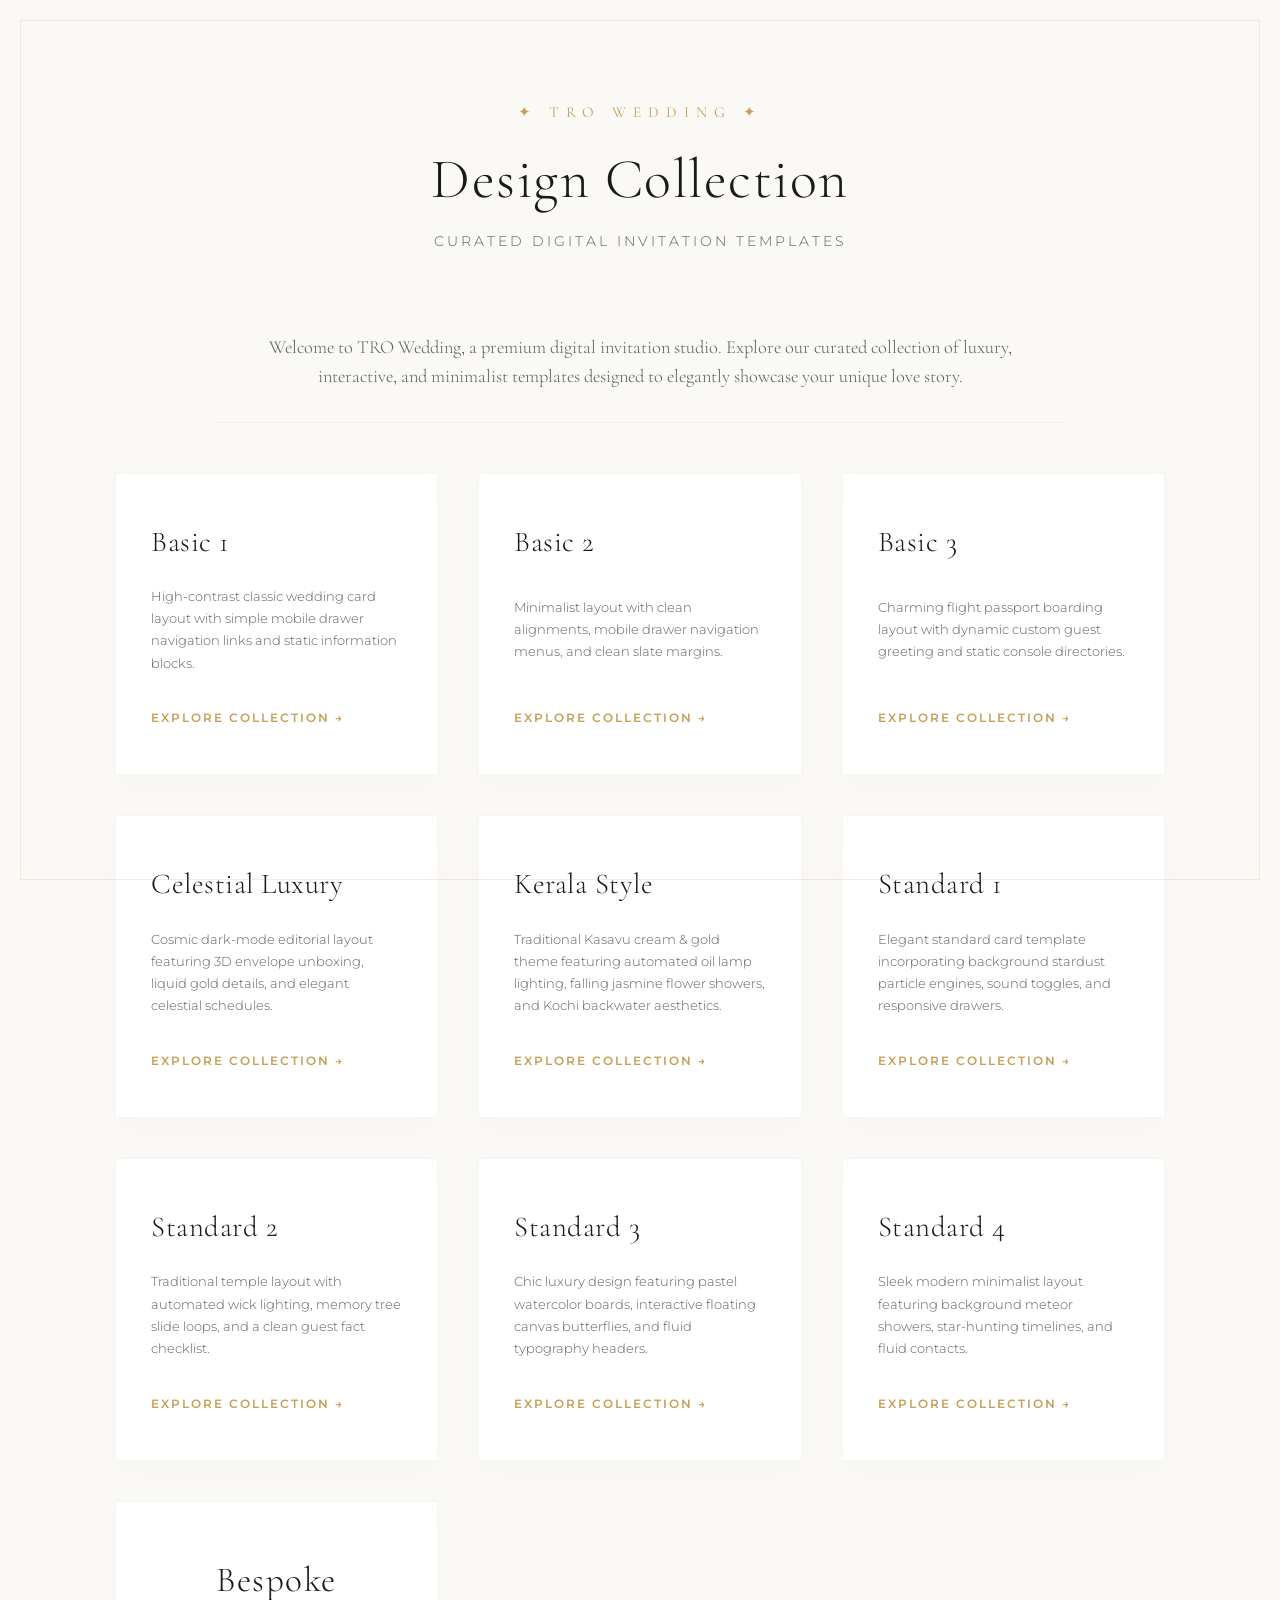
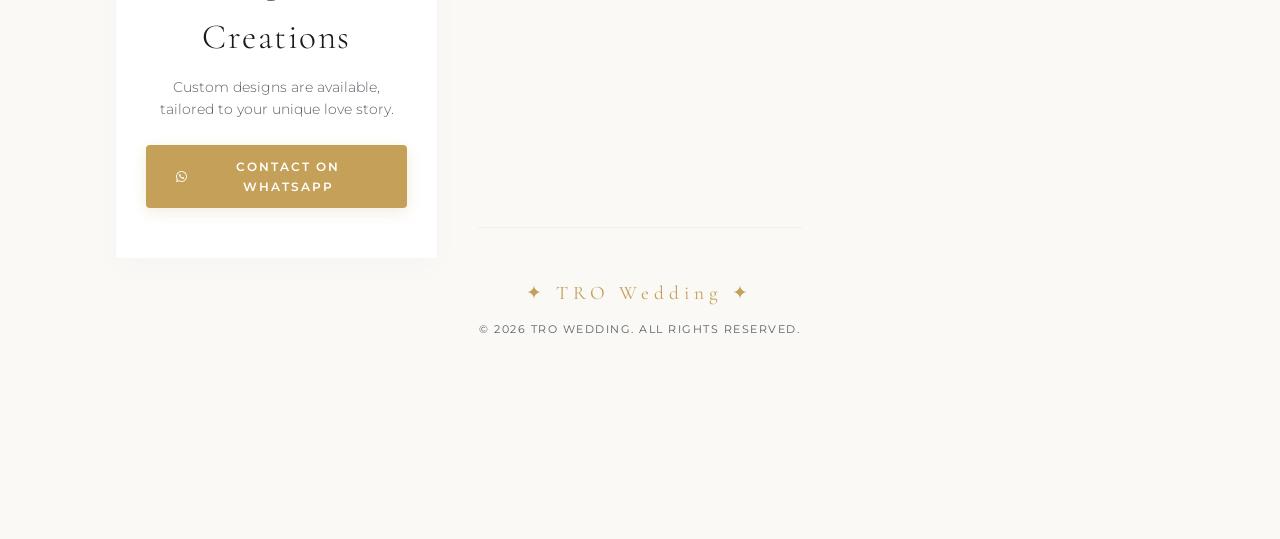
<file: index.html>
<!DOCTYPE html>
<html lang="en">
<head>
    <meta charset="UTF-8">
    <meta name="viewport" content="width=device-width, initial-scale=1.0">
    <title>TRO Wedding</title>
    <meta name="description" content="Browse our curated collection of luxury digital wedding invitation templates.">
    
    <!-- Google Fonts: Editorial Serif & Clean Sans -->
    <link rel="preconnect" href="https://fonts.googleapis.com">
    <link rel="preconnect" href="https://fonts.gstatic.com" crossorigin>
    <link href="https://fonts.googleapis.com/css2?family=Cormorant+Garamond:ital,wght@0,300;0,400;0,500;1,300&family=Montserrat:wght@200;300;400;500;600&display=swap" rel="stylesheet">
    
    <!-- Font Awesome Icons -->
    <link rel="stylesheet" href="https://cdnjs.cloudflare.com/ajax/libs/font-awesome/6.4.0/css/all.min.css">
    
    <style>
        :root {
            --bg-color: #faf9f6;          /* Elegant Warm Ivory/White */
            --card-bg: #ffffff;           /* Clean Paper White */
            --text-color: #1a1a1a;        /* Deep Obsidian Charcoal */
            --muted-color: #5a6065;       /* Modern Slate */
            --accent-gold: #c5a059;       /* Champagne Gold */
            --border-color: rgba(197, 160, 89, 0.2); /* Soft Gold Inset */
            --font-serif: 'Cormorant Garamond', Georgia, serif;
            --font-sans: 'Montserrat', sans-serif;
            --transition-smooth: all 0.5s cubic-bezier(0.165, 0.84, 0.44, 1);
        }

        * {
            box-sizing: border-box;
            margin: 0;
            padding: 0;
        }

        body {
            background-color: var(--bg-color);
            color: var(--text-color);
            font-family: var(--font-sans);
            line-height: 1.6;
            padding: 100px 24px;
            display: flex;
            flex-direction: column;
            align-items: center;
            min-height: 100vh;
            position: relative;
        }

        /* Gold Framed Inset Border */
        body::after {
            content: '';
            position: fixed;
            top: 20px;
            left: 20px;
            right: 20px;
            bottom: 20px;
            border: 1px solid var(--border-color);
            pointer-events: none;
            z-index: 100;
        }

        header {
            text-align: center;
            max-width: 600px;
            margin-bottom: 80px;
            position: relative;
            z-index: 10;
        }

        .logo {
            font-family: var(--font-serif);
            font-size: 0.95rem;
            text-transform: uppercase;
            letter-spacing: 7px;
            color: var(--accent-gold);
            margin-bottom: 25px;
            font-weight: 400;
        }

        .title {
            font-family: var(--font-serif);
            font-size: 3.5rem;
            font-weight: 300;
            line-height: 1.1;
            margin-bottom: 20px;
            letter-spacing: 1.5px;
        }

        .subtitle {
            font-size: 0.85rem;
            color: var(--muted-color);
            letter-spacing: 3px;
            font-weight: 300;
            text-transform: uppercase;
        }

        .grid {
            display: grid;
            grid-template-columns: repeat(auto-fill, minmax(290px, 1fr));
            gap: 40px;
            max-width: 1050px;
            width: 100%;
            margin-bottom: 100px;
            position: relative;
            z-index: 10;
        }

        .card {
            background-color: var(--card-bg);
            border: 1px solid rgba(0, 0, 0, 0.04);
            padding: 45px 35px;
            display: flex;
            flex-direction: column;
            justify-content: space-between;
            transition: var(--transition-smooth);
            box-shadow: 0 10px 30px rgba(0, 0, 0, 0.02);
            position: relative;
        }

        .card:hover {
            border-color: var(--accent-gold);
            box-shadow: 0 20px 50px rgba(197, 160, 89, 0.1);
            transform: translateY(-5px);
        }

        /* Top Accent Line on Hover */
        .card::before {
            content: '';
            position: absolute;
            top: 0;
            left: 0;
            width: 100%;
            height: 2px;
            background-color: var(--accent-gold);
            transform: scaleX(0);
            transition: var(--transition-smooth);
        }

        .card:hover::before {
            transform: scaleX(1);
        }

        .card-header {
            margin-bottom: 20px;
        }

        .card-title {
            font-family: var(--font-serif);
            font-size: 1.8rem;
            font-weight: 300;
            color: var(--text-color);
            letter-spacing: 0.5px;
        }

        .card-desc {
            font-size: 0.82rem;
            color: var(--muted-color);
            margin-bottom: 30px;
            line-height: 1.7;
            font-weight: 300;
        }

        .card-link {
            font-size: 0.75rem;
            text-transform: uppercase;
            letter-spacing: 2px;
            color: var(--accent-gold);
            text-decoration: none;
            font-weight: 600;
            display: inline-flex;
            align-items: center;
            gap: 6px;
            transition: var(--transition-smooth);
        }

        .card-link:hover {
            gap: 12px;
            color: var(--text-color);
        }

        footer {
            margin-top: auto;
            text-align: center;
            padding-top: 50px;
            border-top: 1px solid rgba(0, 0, 0, 0.04);
            width: 100%;
            max-width: 1050px;
            position: relative;
            z-index: 10;
        }

        .footer-logo {
            font-family: var(--font-serif);
            font-size: 1.2rem;
            letter-spacing: 5px;
            color: var(--accent-gold);
            margin-bottom: 12px;
            font-weight: 400;
        }

        .footer-copy {
            font-size: 0.7rem;
            color: var(--muted-color);
            letter-spacing: 1.5px;
            text-transform: uppercase;
        }

        /* Custom Designs Call to Action */
        .cta-section {
            background-color: var(--card-bg);
            border: 1px solid rgba(0, 0, 0, 0.04);
            padding: 50px 30px;
            max-width: 1050px;
            width: 100%;
            margin-bottom: 80px;
            text-align: center;
            position: relative;
            z-index: 10;
            box-shadow: 0 10px 30px rgba(0, 0, 0, 0.02);
            transition: var(--transition-smooth);
        }

        .cta-section:hover {
            border-color: var(--accent-gold);
            box-shadow: 0 20px 50px rgba(197, 160, 89, 0.1);
        }

        .cta-title {
            font-family: var(--font-serif);
            font-size: 2.2rem;
            font-weight: 300;
            margin-bottom: 12px;
            letter-spacing: 1.5px;
        }

        .cta-desc {
            font-size: 0.85rem;
            color: var(--muted-color);
            margin-bottom: 25px;
            font-weight: 300;
        }

        .cta-btn {
            display: inline-flex;
            align-items: center;
            gap: 10px;
            background-color: var(--accent-gold);
            color: #ffffff;
            border: none;
            padding: 12px 30px;
            border-radius: 4px;
            font-size: 0.75rem;
            text-transform: uppercase;
            letter-spacing: 2px;
            text-decoration: none;
            font-weight: 600;
            transition: var(--transition-smooth);
            box-shadow: 0 4px 15px rgba(197, 160, 89, 0.2);
            cursor: pointer;
        }

        /* Intro Banner */
        .intro-banner {
            max-width: 850px;
            width: 100%;
            text-align: center;
            margin: 0 auto 50px auto;
            padding: 0 20px 30px 20px;
            border-bottom: 1px solid rgba(0, 0, 0, 0.04);
            position: relative;
            z-index: 10;
        }

        .intro-text {
            font-family: var(--font-serif);
            font-size: 1.15rem;
            color: var(--muted-color);
            line-height: 1.6;
            font-weight: 300;
        }

        @media (max-width: 768px) {
            body {
                padding: 60px 24px;
            }
            body::after {
                top: 12px;
                left: 12px;
                right: 12px;
                bottom: 12px;
            }
            .title {
                font-size: 2.6rem;
            }
            .grid {
                grid-template-columns: 1fr;
                gap: 30px;
            }
        }
    </style>
</head>
<body>

    <header>
        <div class="logo">✦ TRO Wedding ✦</div>
        <h1 class="title">Design Collection</h1>
        <p class="subtitle">Curated digital invitation templates</p>
    </header>

    <!-- About TRO Wedding Banner -->
    <div class="intro-banner">
        <p class="intro-text">Welcome to TRO Wedding, a premium digital invitation studio. Explore our curated collection of luxury, interactive, and minimalist templates designed to elegantly showcase your unique love story.</p>
    </div>

    <div class="grid">
        <!-- Basic 1 -->
        <div class="card">
            <div class="card-header">
                <h2 class="card-title">Basic 1</h2>
            </div>
            <p class="card-desc">High-contrast classic wedding card layout with simple mobile drawer navigation links and static information blocks.</p>
            <div>
                <a href="basic1/index.html" class="card-link">Explore Collection &rarr;</a>
            </div>
        </div>

        <!-- Basic 2 -->
        <div class="card">
            <div class="card-header">
                <h2 class="card-title">Basic 2</h2>
            </div>
            <p class="card-desc">Minimalist layout with clean alignments, mobile drawer navigation menus, and clean slate margins.</p>
            <div>
                <a href="basic2/index.html" class="card-link">Explore Collection &rarr;</a>
            </div>
        </div>

        <!-- Basic 3 -->
        <div class="card">
            <div class="card-header">
                <h2 class="card-title">Basic 3</h2>
            </div>
            <p class="card-desc">Charming flight passport boarding layout with dynamic custom guest greeting and static console directories.</p>
            <div>
                <a href="basic3/index.html" class="card-link">Explore Collection &rarr;</a>
            </div>
        </div>

        <!-- Celestial Luxury -->
        <div class="card">
            <div class="card-header">
                <h2 class="card-title">Celestial Luxury</h2>
            </div>
            <p class="card-desc">Cosmic dark-mode editorial layout featuring 3D envelope unboxing, liquid gold details, and elegant celestial schedules.</p>
            <div>
                <a href="celestial/index.html" class="card-link">Explore Collection &rarr;</a>
            </div>
        </div>

        <!-- Kerala Style -->
        <div class="card">
            <div class="card-header">
                <h2 class="card-title">Kerala Style</h2>
            </div>
            <p class="card-desc">Traditional Kasavu cream & gold theme featuring automated oil lamp lighting, falling jasmine flower showers, and Kochi backwater aesthetics.</p>
            <div>
                <a href="kerala/index.html" class="card-link">Explore Collection &rarr;</a>
            </div>
        </div>

        <!-- Standard 1 -->
        <div class="card">
            <div class="card-header">
                <h2 class="card-title">Standard 1</h2>
            </div>
            <p class="card-desc">Elegant standard card template incorporating background stardust particle engines, sound toggles, and responsive drawers.</p>
            <div>
                <a href="standard1/index.html" class="card-link">Explore Collection &rarr;</a>
            </div>
        </div>

        <!-- Standard 2 -->
        <div class="card">
            <div class="card-header">
                <h2 class="card-title">Standard 2</h2>
            </div>
            <p class="card-desc">Traditional temple layout with automated wick lighting, memory tree slide loops, and a clean guest fact checklist.</p>
            <div>
                <a href="standard2/index.html" class="card-link">Explore Collection &rarr;</a>
            </div>
        </div>

        <!-- Standard 3 -->
        <div class="card">
            <div class="card-header">
                <h2 class="card-title">Standard 3</h2>
            </div>
            <p class="card-desc">Chic luxury design featuring pastel watercolor boards, interactive floating canvas butterflies, and fluid typography headers.</p>
            <div>
                <a href="standard3/index.html" class="card-link">Explore Collection &rarr;</a>
            </div>
        </div>

        <!-- Standard 4 -->
        <div class="card">
            <div class="card-header">
                <h2 class="card-title">Standard 4</h2>
            </div>
            <p class="card-desc">Sleek modern minimalist layout featuring background meteor showers, star-hunting timelines, and fluid contacts.</p>
            <div>
                <a href="standard4/index.html" class="card-link">Explore Collection &rarr;</a>
        </div>
    </div>

    <!-- Congratulate & Send Wishes Section -->
    <!-- Custom Designs CTA -->
    <div class="cta-section">
        <h2 class="cta-title">Bespoke Creations</h2>
        <p class="cta-desc">Custom designs are available, tailored to your unique love story.</p>
        <a href="https://wa.me/918078759252?text=I%20need%20a%20custom%20design.%20How%20much%20does%20it%20cost%3F" class="cta-btn" target="_blank" rel="noopener noreferrer">
            <i class="fa-brands fa-whatsapp"></i> Contact on WhatsApp
        </a>
    </div>

    <footer>
        <div class="footer-logo">✦ TRO Wedding ✦</div>
        <div class="footer-copy">&copy; 2026 TRO Wedding. All Rights Reserved.</div>
    </footer>



</body>
</html>
</file>
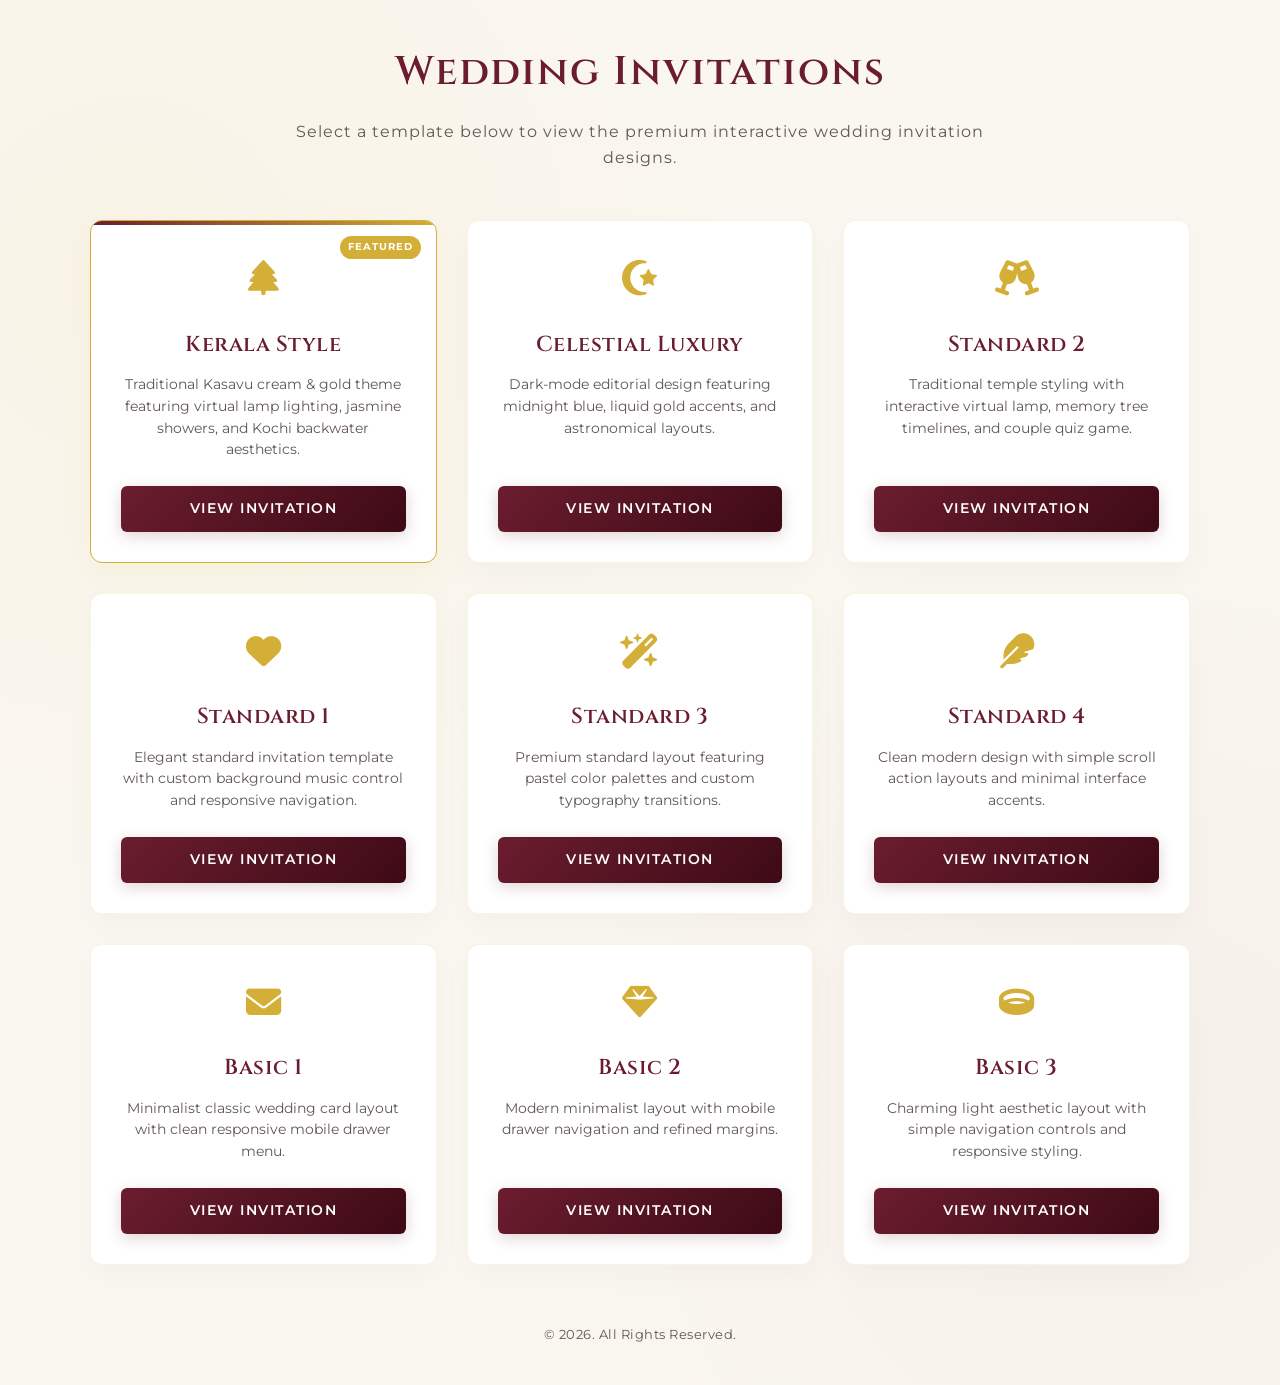
<file: backup/index.html>
<!DOCTYPE html>
<html lang="en">
<head>
    <meta charset="UTF-8">
    <meta name="viewport" content="width=device-width, initial-scale=1.0">
    <title>Wedding Invitation Templates Portal</title>
    <meta name="description" content="Explore and select premium static wedding invitation templates.">
    <link href="https://fonts.googleapis.com/css2?family=Cinzel:wght@400;600;700&family=Montserrat:wght@300;400;500;600&display=swap" rel="stylesheet">
    <link rel="stylesheet" href="https://cdnjs.cloudflare.com/ajax/libs/font-awesome/6.4.0/css/all.min.css">
    <style>
        :root {
            --color-bg: #FAF7F0;
            --color-card-bg: #FFFFFF;
            --color-primary: #6B1D2F;
            --color-gold: #D4AF37;
            --color-gold-dark: #AA771C;
            --color-text-main: #2C2523;
            --color-text-muted: #615653;
            --font-serif: 'Cinzel', Georgia, serif;
            --font-sans: 'Montserrat', sans-serif;
            --transition-smooth: all 0.4s cubic-bezier(0.165, 0.84, 0.44, 1);
        }

        * {
            box-sizing: border-box;
            margin: 0;
            padding: 0;
        }

        body {
            font-family: var(--font-sans);
            background-color: var(--color-bg);
            color: var(--color-text-main);
            line-height: 1.6;
            min-height: 100vh;
            display: flex;
            flex-direction: column;
            align-items: center;
            padding: 40px 20px;
            overflow-x: hidden;
            background-image: 
                radial-gradient(circle at 10% 20%, rgba(212, 175, 55, 0.05) 0%, transparent 40%),
                radial-gradient(circle at 90% 80%, rgba(107, 29, 47, 0.03) 0%, transparent 40%);
        }

        header {
            text-align: center;
            margin-bottom: 50px;
            max-width: 700px;
        }

        header h1 {
            font-family: var(--font-serif);
            font-size: 2.5rem;
            color: var(--color-primary);
            margin-bottom: 15px;
            letter-spacing: 2px;
            font-weight: 600;
        }

        header p {
            font-size: 1rem;
            color: var(--color-text-muted);
            font-weight: 400;
            letter-spacing: 1px;
        }

        .portal-grid {
            display: grid;
            grid-template-columns: repeat(auto-fit, minmax(280px, 1fr));
            gap: 30px;
            width: 100%;
            max-width: 1100px;
            margin-bottom: 60px;
        }

        .template-card {
            background-color: var(--color-card-bg);
            border: 1px solid rgba(212, 175, 55, 0.15);
            border-radius: 12px;
            padding: 30px;
            text-align: center;
            box-shadow: 0 10px 30px rgba(44, 37, 35, 0.03);
            transition: var(--transition-smooth);
            display: flex;
            flex-direction: column;
            justify-content: space-between;
            position: relative;
            overflow: hidden;
        }

        .template-card::before {
            content: '';
            position: absolute;
            top: 0;
            left: 0;
            width: 100%;
            height: 4px;
            background: linear-gradient(90deg, var(--color-primary), var(--color-gold));
            opacity: 0;
            transition: var(--transition-smooth);
        }

        .template-card:hover {
            transform: translateY(-8px);
            box-shadow: 0 20px 40px rgba(44, 37, 35, 0.08);
            border-color: rgba(212, 175, 55, 0.4);
        }

        .template-card:hover::before {
            opacity: 1;
        }

        .card-icon {
            font-size: 2.2rem;
            color: var(--color-gold);
            margin-bottom: 20px;
            transition: var(--transition-smooth);
        }

        .template-card:hover .card-icon {
            transform: scale(1.1);
            color: var(--color-primary);
        }

        .card-title {
            font-family: var(--font-serif);
            font-size: 1.35rem;
            color: var(--color-primary);
            margin-bottom: 12px;
            font-weight: 600;
            letter-spacing: 0.5px;
        }

        .card-desc {
            font-size: 0.85rem;
            color: var(--color-text-muted);
            margin-bottom: 25px;
            flex-grow: 1;
        }

        .btn-open {
            display: inline-block;
            text-decoration: none;
            background: linear-gradient(135deg, var(--color-primary) 0%, #3d0a15 100%);
            color: #FFFFFF;
            padding: 12px 24px;
            border-radius: 6px;
            font-weight: 600;
            font-size: 0.85rem;
            text-transform: uppercase;
            letter-spacing: 1.5px;
            transition: var(--transition-smooth);
            border: none;
            cursor: pointer;
            box-shadow: 0 4px 15px rgba(107, 29, 47, 0.2);
        }

        .btn-open:hover {
            background: linear-gradient(135deg, var(--color-gold-dark) 0%, var(--color-gold) 100%);
            transform: translateY(-2px);
            box-shadow: 0 6px 20px rgba(170, 119, 28, 0.3);
        }

        .template-card.featured {
            border-color: var(--color-gold);
            box-shadow: 0 10px 30px rgba(212, 175, 55, 0.08);
        }

        .template-card.featured::before {
            opacity: 1;
        }

        .badge {
            position: absolute;
            top: 15px;
            right: 15px;
            background: var(--color-gold);
            color: #fff;
            font-size: 0.65rem;
            font-weight: 700;
            text-transform: uppercase;
            padding: 3px 8px;
            border-radius: 20px;
            letter-spacing: 1px;
        }

        footer {
            margin-top: auto;
            text-align: center;
            font-size: 0.8rem;
            color: var(--color-text-muted);
            letter-spacing: 0.5px;
        }

        footer a {
            color: var(--color-primary);
            text-decoration: none;
            font-weight: 600;
        }

        @media (max-width: 600px) {
            body {
                padding: 30px 15px;
            }

            header {
                margin-bottom: 35px;
            }

            header h1 {
                font-size: 1.8rem;
                letter-spacing: 1px;
            }

            header p {
                font-size: 0.85rem;
            }

            .portal-grid {
                gap: 20px;
            }

            .template-card {
                padding: 20px;
                border-radius: 10px;
            }

            .card-icon {
                font-size: 1.8rem;
                margin-bottom: 15px;
            }

            .card-title {
                font-size: 1.15rem;
                margin-bottom: 8px;
            }

            .card-desc {
                font-size: 0.8rem;
                margin-bottom: 20px;
            }

            .btn-open {
                padding: 10px 20px;
                font-size: 0.8rem;
                letter-spacing: 1px;
            }
        }
    </style>
</head>
<body>

    <header>
        <h1>Wedding Invitations</h1>
        <p>Select a template below to view the premium interactive wedding invitation designs.</p>
    </header>

    <div class="portal-grid">
        <!-- Kerala Style -->
        <div class="template-card featured">
            <span class="badge">Featured</span>
            <div class="card-icon"><i class="fa-solid fa-tree"></i></div>
            <h2 class="card-title">Kerala Style</h2>
            <p class="card-desc">Traditional Kasavu cream & gold theme featuring virtual lamp lighting, jasmine showers, and Kochi backwater aesthetics.</p>
            <a href="kerala/index.html" class="btn-open">View Invitation</a>
        </div>

        <!-- Celestial Luxury -->
        <div class="template-card">
            <div class="card-icon"><i class="fa-solid fa-star-and-crescent"></i></div>
            <h2 class="card-title">Celestial Luxury</h2>
            <p class="card-desc">Dark-mode editorial design featuring midnight blue, liquid gold accents, and astronomical layouts.</p>
            <a href="celestial/index.html" class="btn-open">View Invitation</a>
        </div>

        <!-- Standard 2 -->
        <div class="template-card">
            <div class="card-icon"><i class="fa-solid fa-champagne-glasses"></i></div>
            <h2 class="card-title">Standard 2</h2>
            <p class="card-desc">Traditional temple styling with interactive virtual lamp, memory tree timelines, and couple quiz game.</p>
            <a href="standard2/index.html" class="btn-open">View Invitation</a>
        </div>

        <!-- Standard 1 -->
        <div class="template-card">
            <div class="card-icon"><i class="fa-solid fa-heart"></i></div>
            <h2 class="card-title">Standard 1</h2>
            <p class="card-desc">Elegant standard invitation template with custom background music control and responsive navigation.</p>
            <a href="standard1/index.html" class="btn-open">View Invitation</a>
        </div>

        <!-- Standard 3 -->
        <div class="template-card">
            <div class="card-icon"><i class="fa-solid fa-wand-magic-sparkles"></i></div>
            <h2 class="card-title">Standard 3</h2>
            <p class="card-desc">Premium standard layout featuring pastel color palettes and custom typography transitions.</p>
            <a href="standard3/index.html" class="btn-open">View Invitation</a>
        </div>

        <!-- Standard 4 -->
        <div class="template-card">
            <div class="card-icon"><i class="fa-solid fa-feather"></i></div>
            <h2 class="card-title">Standard 4</h2>
            <p class="card-desc">Clean modern design with simple scroll action layouts and minimal interface accents.</p>
            <a href="standard4/index.html" class="btn-open">View Invitation</a>
        </div>

        <!-- Basic 1 -->
        <div class="template-card">
            <div class="card-icon"><i class="fa-solid fa-envelope"></i></div>
            <h2 class="card-title">Basic 1</h2>
            <p class="card-desc">Minimalist classic wedding card layout with clean responsive mobile drawer menu.</p>
            <a href="basic1/index.html" class="btn-open">View Invitation</a>
        </div>

        <!-- Basic 2 -->
        <div class="template-card">
            <div class="card-icon"><i class="fa-solid fa-gem"></i></div>
            <h2 class="card-title">Basic 2</h2>
            <p class="card-desc">Modern minimalist layout with mobile drawer navigation and refined margins.</p>
            <a href="basic2/index.html" class="btn-open">View Invitation</a>
        </div>

        <!-- Basic 3 -->
        <div class="template-card">
            <div class="card-icon"><i class="fa-solid fa-ring"></i></div>
            <h2 class="card-title">Basic 3</h2>
            <p class="card-desc">Charming light aesthetic layout with simple navigation controls and responsive styling.</p>
            <a href="basic3/index.html" class="btn-open">View Invitation</a>
        </div>
    </div>

    <footer>
        <p>&copy; 2026. All Rights Reserved.</p>
    </footer>

</body>
</html>
</file>
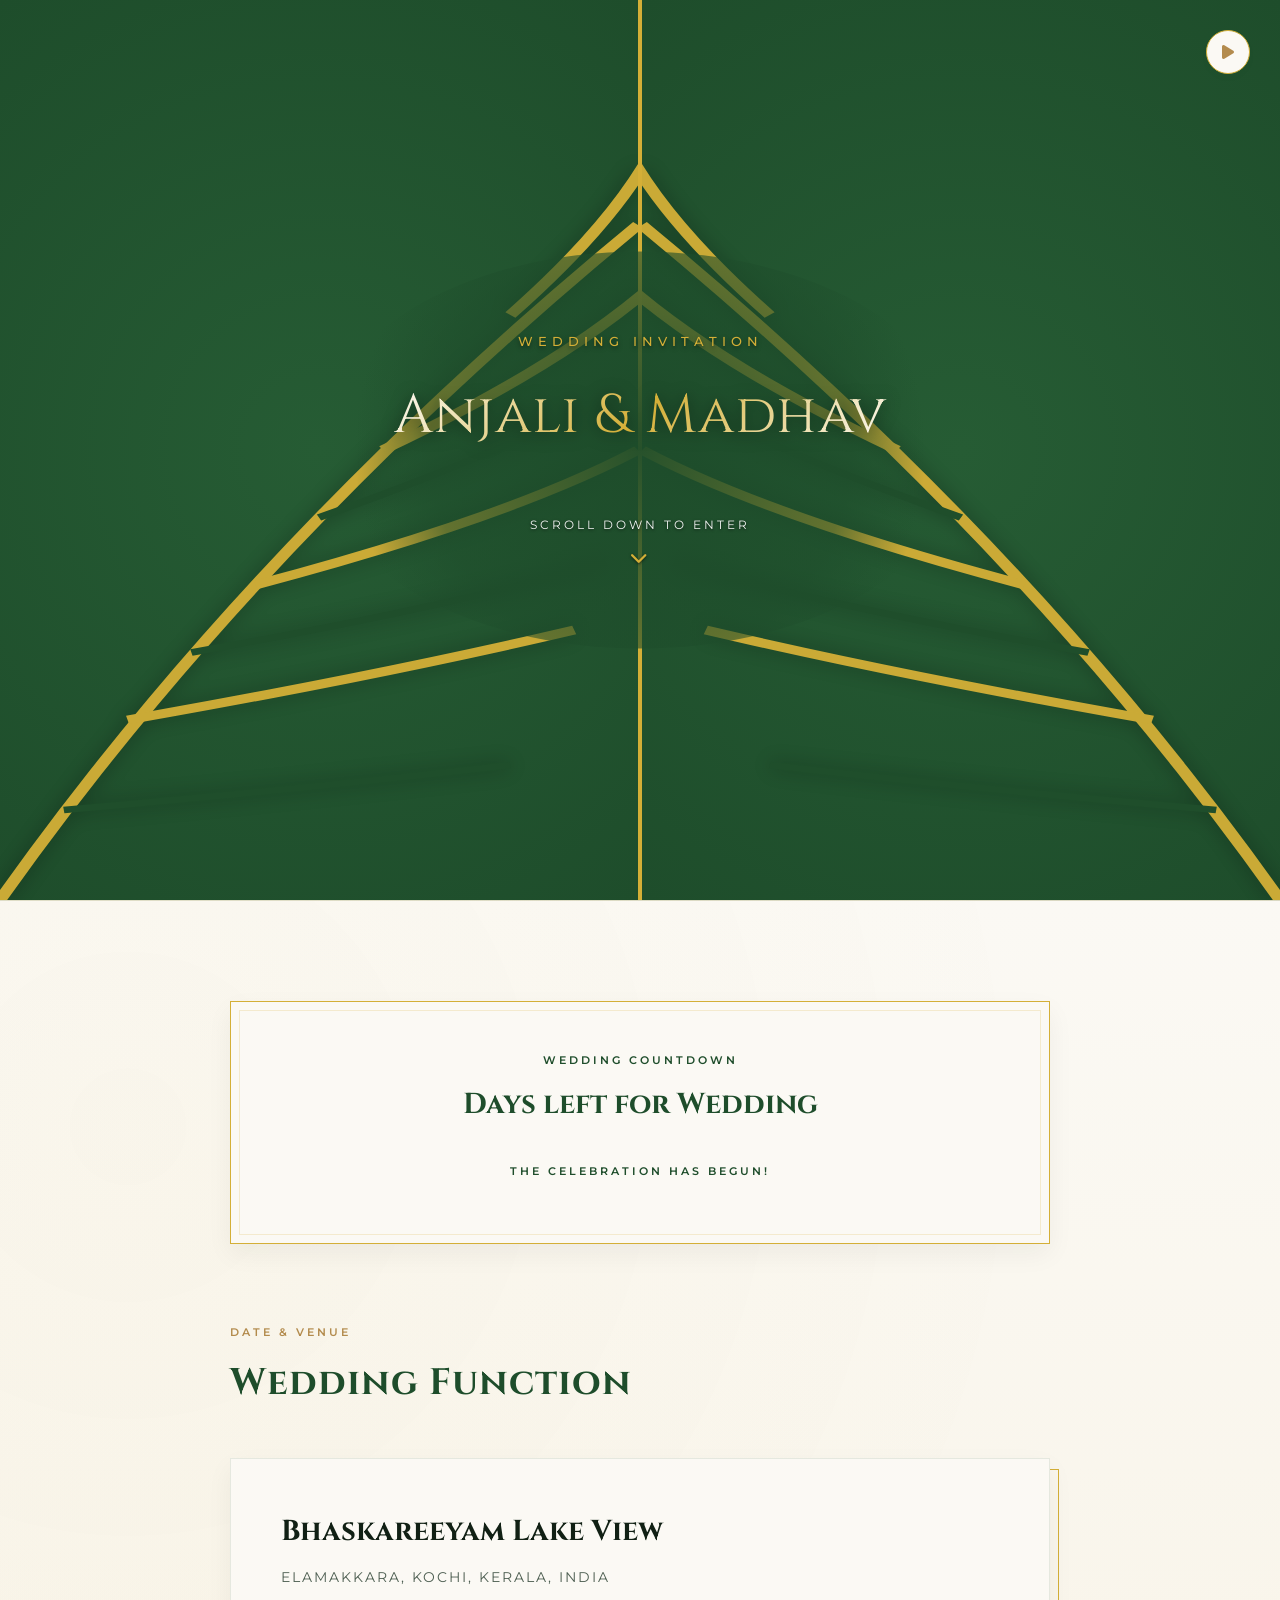
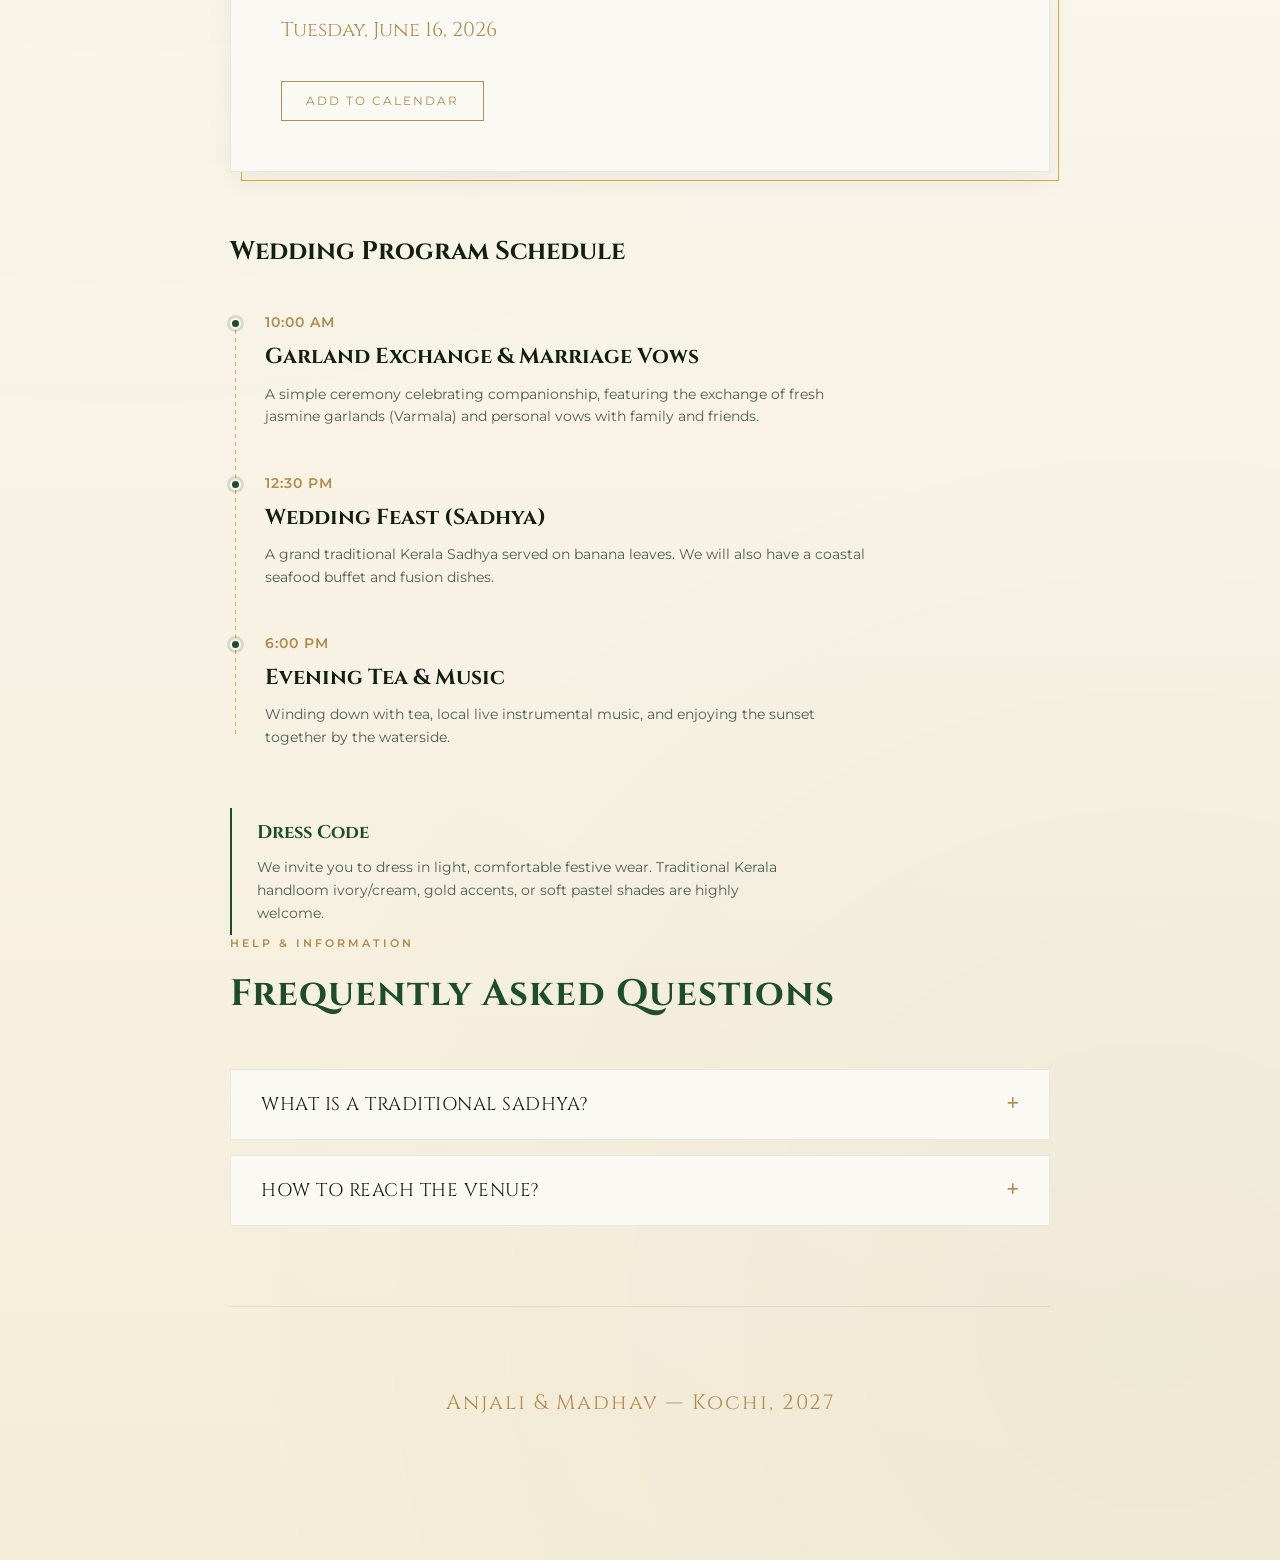
<file: kerala/index.html>
<!DOCTYPE html>
<html lang="en">
<head>
  <meta charset="UTF-8">
  <meta name="viewport" content="width=device-width, initial-scale=1.0">
  <title>Anjali & Madhav — A Kerala Celebration</title>
  
  <!-- SEO Meta Tags -->
  <meta name="description" content="Celebrate the wedding of Anjali & Madhav along the serene backwaters of Kochi, Kerala.">
  
  <!-- Google Fonts: Editorial & Minimalist -->
  <link rel="preconnect" href="https://fonts.googleapis.com">
  <link rel="preconnect" href="https://fonts.gstatic.com" crossorigin>
  <link href="https://fonts.googleapis.com/css2?family=Cinzel:wght@300;400;500;600;700&family=Montserrat:wght@200;300;400;500;600&family=Playfair+Display:ital,wght@0,400;0,500;1,400&display=swap" rel="stylesheet">
  
  <!-- Font Awesome Icons -->
  <link rel="stylesheet" href="https://cdnjs.cloudflare.com/ajax/libs/font-awesome/6.4.0/css/all.min.css">
  
  <!-- GSAP CDN -->
  <script src="https://cdnjs.cloudflare.com/ajax/libs/gsap/3.12.2/gsap.min.js"></script>
  
  <!-- Custom CSS -->
  <link rel="stylesheet" href="style.css">
</head>
<body>

  <!-- Audio Control -->
  <div class="audio-control" id="audioToggle" aria-label="Toggle Music" role="button" tabindex="0">
    <i class="fas fa-play"></i>
  </div>
  <audio id="bgMusic" loop src="https://archive.org/download/Pt.HariprasadChaurasia-RaagJogRaagHansdhwaniThumriMishraPilu/Pt.%20Hariprasad%20Chaurasia%20-%20Raag%20Hansdhwani.mp3"></audio>

  <!-- SECTION 1: FULL SCREEN COCONUT PALM LEAVES CURTAIN OVERLAY -->
  <div id="coconut-overlay">
    <!-- Left Leaf Curtain -->
    <div class="leaf-left">
      <svg class="overlay-palm-svg" viewBox="0 0 100 200" preserveAspectRatio="none">
        <g fill="none" stroke="#d4af37" stroke-width="2">
          <!-- Main stem -->
          <path d="M0,200 Q40,120 100,50" />
          <!-- Sprouting palm leaves -->
          <path d="M20,160 Q60,150 90,140" />
          <path d="M40,130 Q80,115 100,100" />
          <path d="M60,100 Q90,80 105,60" />
          <path d="M80,70 Q100,45 105,25" />
          <!-- Accent shading leaves -->
          <path d="M10,180 Q50,175 80,170" stroke="#1f4e2b" stroke-width="1.5" />
          <path d="M30,145 Q70,135 95,125" stroke="#1f4e2b" stroke-width="1.5" />
          <path d="M50,115 Q80,100 100,85" stroke="#1f4e2b" stroke-width="1.5" />
        </g>
      </svg>
    </div>
    
    <!-- Right Leaf Curtain -->
    <div class="leaf-right">
      <svg class="overlay-palm-svg" viewBox="0 0 100 200" preserveAspectRatio="none">
        <g fill="none" stroke="#d4af37" stroke-width="2">
          <!-- Main stem -->
          <path d="M100,200 Q60,120 0,50" />
          <!-- Sprouting palm leaves -->
          <path d="M80,160 Q40,150 10,140" />
          <path d="M60,130 Q20,115 0,100" />
          <path d="M40,100 Q10,80 -5,60" />
          <path d="M20,70 Q0,45 -5,25" />
          <!-- Accent shading leaves -->
          <path d="M90,180 Q50,175 20,170" stroke="#1f4e2b" stroke-width="1.5" />
          <path d="M70,145 Q30,135 5,125" stroke="#1f4e2b" stroke-width="1.5" />
          <path d="M50,115 Q20,100 0,85" stroke="#1f4e2b" stroke-width="1.5" />
        </g>
      </svg>
    </div>

    <!-- Entrance Overlay Text -->
    <div class="overlay-text">
      <span class="reveal-subtitle" id="revealSubtitle">A Secular Kerala Union</span>
      <h1 class="reveal-title gold-gradient-text" id="revealTitle">Anjali &amp; Madhav</h1>
      <div class="scroll-prompt">
        <span id="scrollPrompt">Scroll down to open</span>
        <div class="scroll-arrow"><i class="fas fa-chevron-down"></i></div>
      </div>
    </div>
  </div>

  <!-- SECTION 2: FIXED HERO COVER (Revealed behind the parting leaves) -->
  <section class="hero-cover">
    <div class="hero-inner">
      <span class="hero-subtitle" id="heroSubtitle">Welcome to the Wedding of</span>
      <h2 class="hero-title" id="heroTitle">Anjali &amp; Madhav</h2>
      
      <!-- Arched Photo Frame containing traditional couple image -->
      <div class="photo-frame-container">
        <div class="portrait-arch-frame">
          <img src="couple.png" alt="Anjali &amp; Madhav in traditional Kerala garments" class="couple-photo">
          <div class="frame-shadow-overlay"></div>
        </div>
        <!-- Decorative Gold Rings/Accents behind/around the photo -->
        <div class="decorative-ring"></div>
      </div>
      
      <p class="hero-date" id="heroDate">January 18, 2027 &bull; Kochi, Kerala</p>
      <div class="bounce-indicator">
        <i class="fas fa-arrow-down"></i>
        <span id="keepScrolling">Scroll down for details</span>
      </div>
    </div>
  </section>

  <!-- SECTION 3: SCROLLABLE MAIN CONTENT (Flows up over the hero cover) -->
  <div id="scroll-wrapper">
    
    <!-- Parallax spacer to let the hero reveal complete -->
    <div class="scroll-spacer"></div>

    <!-- Content Cardboard Box (Scrolls over the fixed hero) -->
    <div class="main-cardboard">
      
      <!-- COUNTDOWN SECTION -->
      <section class="journal-section countdown-box">
        <h3 class="box-tag" id="countdownTag">Wedding Countdown</h3>
        <h4 class="box-heading" id="countdownHeading">Days left for Wedding</h4>
        <div class="countdown-row">
          <div class="countdown-block">
            <span id="days">00</span>
            <label>Days</label>
          </div>
          <div class="countdown-sep"></div>
          <div class="countdown-block">
            <span id="hours">00</span>
            <label>Hours</label>
          </div>
          <div class="countdown-sep"></div>
          <div class="countdown-block">
            <span id="minutes">00</span>
            <label>Minutes</label>
          </div>
          <div class="countdown-sep"></div>
          <div class="countdown-block">
            <span id="seconds">00</span>
            <label>Seconds</label>
          </div>
        </div>
      </section>

      <!-- ITINERARY & VENUE -->
      <section class="journal-section">
        <span class="section-tag" id="sectionTag">Date &amp; Venue</span>
        <h2 class="journal-section-title" id="sectionTitle">Wedding Function</h2>
        
        <div class="venue-card">
          <div class="card-outline"></div>
          <h3 id="venueName">Bhaskareeyam Lake View</h3>
          <p class="location-text" id="venueAddress">Elamakkara, Kochi, Kerala, India</p>
          <p class="date-text" id="venueDate">Monday, January 18, 2027</p>
          <button class="btn-outline" id="btnSaveDate">Add to Calendar</button>
        </div>

        <h3 class="itinerary-title" id="itineraryTitle">Wedding Program Schedule</h3>
        <div class="cruise-timeline" id="timelineContainer">
          <!-- Populated dynamically from data.js -->
        </div>

        <div class="dress-guidelines">
          <h4 id="attireTitle">Dress Code</h4>
          <p id="attireDetails">We invite you to dress in light, comfortable festive wear. Traditional Kerala handloom ivory/cream, gold accents, or soft pastel shades are highly welcome.</p>
        </div>
      </section>

      <!-- FAQs -->
      <section class="journal-section">
        <span class="section-tag" id="faqTag">Help &amp; Info</span>
        <h2 class="journal-section-title" id="faqTitle">Frequently Asked Questions</h2>

        <div class="faq-deck" id="faqsContainer">
          <!-- Populated dynamically from data.js -->
        </div>
      </section>

      <!-- Footer -->
      <footer class="journal-footer">
        <p id="footerText">Anjali &amp; Madhav — Kochi, 2027</p>
      </footer>

    </div>
  </div>

  <script src="data.js"></script>
  <script src="app.js"></script>
</body>
</html>
</file>
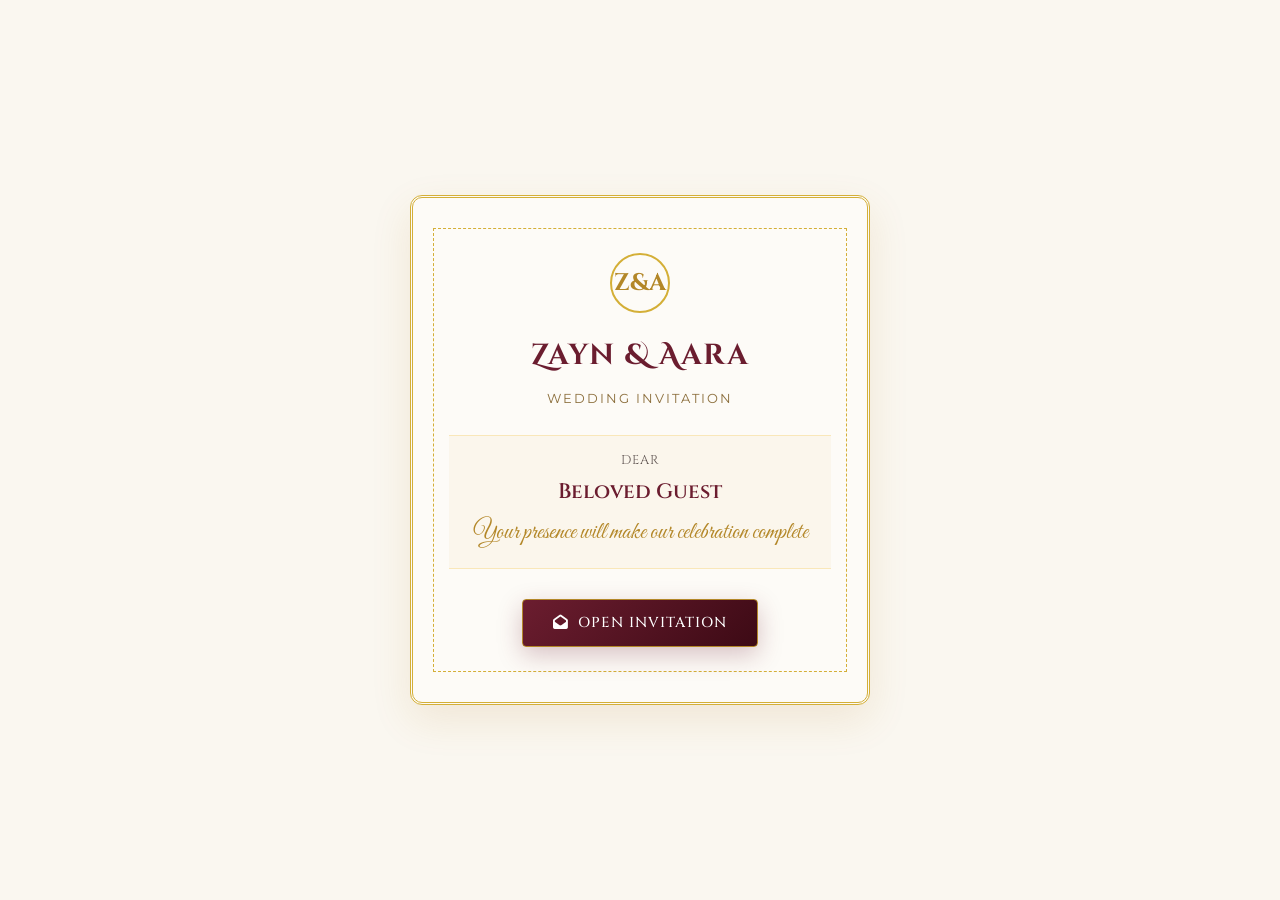
<file: standard2/index.html>
<!DOCTYPE html>
<html lang="en">

<head>
    <meta charset="UTF-8">
    <meta name="viewport" content="width=device-width, initial-scale=1.0">
    <title id="metaTitle">Wedding Invitation of Zayn & Aara - Traditional Kerala Wedding</title>

    <!-- Meta Descriptions for SEO -->
    <meta name="description" content="You are cordially invited to celebrate the union in traditional Kerala style.">
    <meta name="keywords"
        content="Wedding Invitation, Traditional Kerala Wedding, Kasavu theme, Online Wedding Invitation, Nikah, Sadhya, RSVP">

    <!-- Google Fonts: Elegant Serif (Cinzel), Calligraphy (Great Vibes), Sans-serif (Montserrat) -->
    <link rel="preconnect" href="https://fonts.googleapis.com">
    <link rel="preconnect" href="https://fonts.gstatic.com" crossorigin>
    <link
        href="https://fonts.googleapis.com/css2?family=Cinzel+Decorative:wght@400;700&family=Cinzel:wght@400;600;700&family=Great+Vibes&family=Montserrat:wght@300;400;500;600;700&display=swap"
        rel="stylesheet">

    <!-- FontAwesome for Premium Icons -->
    <link rel="stylesheet" href="https://cdnjs.cloudflare.com/ajax/libs/font-awesome/6.4.0/css/all.min.css">

    <!-- Custom Style Sheet -->
    <link rel="stylesheet" href="style.css?v=2.0">
</head>

<body>

    <!-- Scroll Progress Bar -->
    <div class="scroll-progress-container">
        <div id="scroll-bar" class="scroll-progress-bar"></div>
    </div>

    <!-- ==================== INTERACTIVE INVITATION COVER / ENVELOPE ==================== -->
    <div id="loading-screen" class="loading-overlay">
        <div class="envelope-container">
            <div class="kerala-border-frame">
                <!-- Decorative Top Border Pattern -->
                <div class="envelope-logo" id="envelopeLogo">Z&A</div>

                <h2 class="cover-title" id="coverTitle">Zayn & Aara</h2>
                <div class="cover-announcement" id="coverAnnouncement">Wedding Invitation</div>

                <!-- Personalized Guest Greeting Card -->
                <div class="cover-guest-greeting">
                    <span class="dear" id="guestGreetingDear">Dear</span>
                    <div id="guest-name-display" class="guest-name">Beloved Guest</div>
                    <span class="invite-phrase" id="guestInvitePhrase">Your presence will make our celebration
                        complete</span>
                </div>

                <button id="btn-open-invite" class="btn-open-invite">
                    <i class="fa-solid fa-envelope-open"></i> <span id="openInviteButtonText">Open Invitation</span>
                </button>
            </div>
        </div>
    </div>

    <!-- Traditional Kerala Instrumental Background Music -->
    <audio id="bg-music" loop preload="auto">
        <source src="https://www.soundhelix.com/examples/mp3/SoundHelix-Song-8.mp3" type="audio/mpeg">
        Your browser does not support the audio element.
    </audio>

    <!-- ==================== MAIN WEBPAGE WRAPPER ==================== -->
    <div id="main-content" class="content-hidden">

        <!-- Floating Controls -->
        <div class="floating-widgets-container">
            <!-- Background Music Toggle -->
            <button id="music-toggle" class="floating-btn music-btn muted" aria-label="Play Background Music">
                <i id="music-icon" class="fa-solid fa-music"></i>
            </button>
            <!-- WhatsApp Floating Coordination -->
            <a href="#" id="whatsappFloatingLink" class="floating-btn whatsapp-btn" target="_blank"
                rel="noopener noreferrer" aria-label="Contact via WhatsApp">
                <i class="fa-brands fa-whatsapp"></i>
            </a>
        </div>

        <!-- ==================== STICKY HEADER ==================== -->
        <header id="main-header">
            <div class="header-container">
                <a href="#hero" class="brand-monogram" id="headerLogo">Z&A</a>
                <button id="menu-toggle" class="mobile-menu-btn" aria-label="Toggle Navigation Menu">
                    <i class="fa-solid fa-bars"></i>
                </button>
                <nav id="nav-menu">
                    <ul>
                        <li><a href="#hero" class="nav-link active" id="navLinkHome">Home</a></li>
                        <li><a href="#story" class="nav-link" id="navLinkStory">Story</a></li>
                        <li><a href="#interactive" class="nav-link" id="navLinkCeremonies">Ceremonies</a></li>
                        <li><a href="#events" class="nav-link" id="navLinkEvents">Events</a></li>
                    </ul>
                </nav>
            </div>
        </header>

        <!-- ==================== HERO / WELCOME SECTION ==================== -->
        <section id="hero" class="hero-section kasavu-border-bottom">
            <div class="hero-content">
                <!-- Temple Lamp Glow Vector -->
                <div class="hero-lamp-glow">
                    <div class="flame-glow-circle"></div>
                    <svg viewBox="0 0 100 120" xmlns="http://www.w3.org/2000/svg">
                        <path class="brass-metal"
                            d="M45,20 L55,20 L57,30 L43,30 Z M47,30 L53,30 L53,80 L47,80 Z M35,80 L65,80 L70,105 L30,105 Z" />
                        <ellipse cx="50" cy="80" rx="25" ry="10" class="brass-metal" />
                        <circle cx="50" cy="110" r="10" class="brass-metal" />
                    </svg>
                </div>

                <span class="hero-wedding-header" id="heroWeddingHeader">The Union of Hearts</span>
                <h1 class="hero-names" id="heroNames">Zayn & Aara</h1>
                <div class="hero-traditional-slogan" id="heroSlogan">Save The Date</div>

                <div class="hero-details-box">
                    <div class="hero-date" id="heroDate">September 10, 2026</div>
                    <div class="hero-kerala-date" id="heroKeralaDate">Kollavarsham 1202 Chingam 25</div>
                </div>

                <div class="deco-separator">
                    <span class="line"></span>
                    <i class="fa-solid fa-leaf"></i>
                    <span class="line"></span>
                </div>
            </div>
        </section>

        <!-- ==================== BRIDE & GROOM PROFILE STORY ==================== -->
        <section id="story" class="section-padding container">
            <div class="section-header reveal">
                <span class="sub-title" id="storySubTitle">Sneha Bandham</span>
                <h2 class="section-title" id="storyTitle">The Couple</h2>
                <div class="deco-separator">
                    <span class="line"></span>
                    <i class="fa-solid fa-om"></i>
                    <span class="line"></span>
                </div>
            </div>

            <div class="profile-card reveal">
                <div class="profile-img-container">
                    <img src="images/groom.png" id="groomImg" alt="Groom">
                </div>
                <div class="profile-info">
                    <span class="profile-role" id="groomRole">Groom</span>
                    <h3 class="profile-name" id="groomName">Zayn Malik</h3>
                    <p class="profile-bio" id="groomBio">
                        An architect with deep love for tradition, culture, and Kerala's historic heritage. Zayn is
                        excited to embark on this lifelong journey of love, companionship, and shared dreams with Aara.
                    </p>
                </div>
            </div>

            <div class="profile-card reveal">
                <div class="profile-img-container">
                    <img src="images/bride.png" id="brideImg" alt="Bride">
                </div>
                <div class="profile-info">
                    <span class="profile-role" id="brideRole">Bride</span>
                    <h3 class="profile-name" id="brideName">Aara Variar</h3>
                    <p class="profile-bio" id="brideBio">
                        A classical dancer who finds harmony in beats, expression, and standard kasavu handlooms. She
                        brings grace, melody, and infinite joy into Zayn's life.
                    </p>
                </div>
            </div>
        </section>

        <!-- ==================== FAMILY INTRODUCTION ==================== -->
        <section class="section-padding container">
            <div class="section-header reveal">
                <span class="sub-title" id="parentsSubTitle">Kudumba Bandham</span>
                <h2 class="section-title" id="parentsTitle">Our Parents</h2>
                <div class="deco-separator">
                    <span class="line"></span>
                    <i class="fa-solid fa-users"></i>
                    <span class="line"></span>
                </div>
            </div>

            <div class="family-grid reveal">
                <div class="family-card">
                    <span class="family-title" id="groomFamilyTitle">Groom's Family</span>
                    <div class="family-names-list">
                        <div class="family-member-name" id="groomFatherName">Mr. Yusuf Malik</div>
                        <span class="family-member-role" id="groomFatherRole">Father of the Groom</span>
                        <div class="family-member-name" id="groomMotherName">Mrs. Aisha Yusuf</div>
                        <span class="family-member-role" id="groomMotherRole">Mother of the Groom</span>
                    </div>
                </div>

                <div class="family-card">
                    <span class="family-title" id="brideFamilyTitle">Bride's Family</span>
                    <div class="family-names-list">
                        <div class="family-member-name" id="brideFatherName">Mr. Madhavan Variar</div>
                        <span class="family-member-role" id="brideFatherRole">Father of the Bride</span>
                        <div class="family-member-name" id="brideMotherName">Mrs. Lakshmi Madhavan</div>
                        <span class="family-member-role" id="brideMotherRole">Mother of the Bride</span>
                    </div>
                </div>
            </div>
        </section>

        <!-- ==================== EXCLUSIVE INTERACTIVE CORE SECTIONS ==================== -->
        <section id="interactive" class="section-padding container">

            <!-- 1. Nilavilakku Ceremony -->
            <div class="section-header reveal">
                <span class="sub-title" id="lampSubTitle">Virtual Mangala Deepam</span>
                <h2 class="section-title" id="lampTitle">Light The Nilavilakku</h2>
                <div class="deco-separator">
                    <span class="line"></span>
                    <i class="fa-solid fa-sun"></i>
                    <span class="line"></span>
                </div>
            </div>

            <div class="lamp-ceremony-box reveal">
                <p class="lamp-instruction" id="lampInstruction">
                    It is an auspicious tradition in Kerala to light the Nilavilakku. Please touch each of the 5 wicks
                    to light the flames and shower your blessings upon us.
                </p>

                <!-- SVG Nilavilakku with interactive hotspots -->
                <div class="nilavilakku-interactive-wrapper">
                    <svg viewBox="0 0 200 340" class="nilavilakku-svg" xmlns="http://www.w3.org/2000/svg">
                        <defs>
                            <linearGradient id="brass-gradient" x1="0%" y1="0%" x2="100%" y2="100%">
                                <stop offset="0%" stop-color="#b38728" />
                                <stop offset="30%" stop-color="#f9e7b9" />
                                <stop offset="70%" stop-color="#d4af37" />
                                <stop offset="100%" stop-color="#aa771c" />
                            </linearGradient>
                        </defs>

                        <!-- Base Stand -->
                        <path class="brass-metal" d="M70,300 L130,300 L145,330 L55,330 Z" />
                        <ellipse cx="100" cy="300" rx="30" ry="8" class="brass-metal" />
                        <ellipse cx="100" cy="330" rx="45" ry="10" class="brass-metal" />

                        <!-- Main Stem -->
                        <path class="brass-metal" d="M92,120 L108,120 L104,300 L96,300 Z" />
                        <circle cx="100" cy="200" r="12" class="brass-metal" />
                        <circle cx="100" cy="150" r="14" class="brass-metal" />

                        <!-- Top Bowl -->
                        <ellipse cx="100" cy="120" rx="55" ry="16" class="brass-metal" />

                        <!-- Crown Finial -->
                        <path class="brass-metal" d="M94,80 L106,80 L103,110 L97,110 Z" />
                        <circle cx="100" cy="74" r="8" class="brass-metal" />
                        <path class="brass-metal" d="M100,50 L104,66 L96,66 Z" />

                        <!-- Wick 1 (Left) -->
                        <g id="wick-1" class="wick-spot">
                            <rect x="52" y="110" width="8" height="10" fill="#422" />
                            <circle cx="56" cy="115" r="15" class="wick-indicator" />
                            <path class="lamp-flame" d="M56,92 C61,102 61,112 56,112 C51,112 51,102 56,92 Z">
                                <animate attributeName="opacity" values="0.95;1;0.95" dur="0.8s"
                                    repeatCount="indefinite" />
                            </path>
                        </g>

                        <!-- Wick 2 (Top Left) -->
                        <g id="wick-2" class="wick-spot">
                            <rect x="74" y="96" width="8" height="10" fill="#422" transform="rotate(-30 78 101)" />
                            <circle cx="78" cy="101" r="15" class="wick-indicator" />
                            <path class="lamp-flame" d="M78,78 C83,88 83,98 78,98 C73,98 73,88 78,78 Z"
                                transform="rotate(-15 78 101)">
                                <animate attributeName="opacity" values="0.95;1;0.95" dur="1s"
                                    repeatCount="indefinite" />
                            </path>
                        </g>

                        <!-- Wick 3 (Center Top) -->
                        <g id="wick-3" class="wick-spot">
                            <rect x="96" y="90" width="8" height="10" fill="#422" />
                            <circle cx="100" cy="95" r="15" class="wick-indicator" />
                            <path class="lamp-flame" d="M100,72 C105,82 105,92 100,92 C95,92 95,82 100,72 Z">
                                <animate attributeName="opacity" values="0.95;1;0.95" dur="0.9s"
                                    repeatCount="indefinite" />
                            </path>
                        </g>

                        <!-- Wick 4 (Top Right) -->
                        <g id="wick-4" class="wick-spot">
                            <rect x="118" y="96" width="8" height="10" fill="#422" transform="rotate(30 122 101)" />
                            <circle cx="122" cy="101" r="15" class="wick-indicator" />
                            <path class="lamp-flame" d="M122,78 C127,88 127,98 122,98 C117,98 117,88 122,78 Z"
                                transform="rotate(15 122 101)">
                                <animate attributeName="opacity" values="0.95;1;0.95" dur="1.1s"
                                    repeatCount="indefinite" />
                            </path>
                        </g>

                        <!-- Wick 5 (Right) -->
                        <g id="wick-5" class="wick-spot">
                            <rect x="140" y="110" width="8" height="10" fill="#422" />
                            <circle cx="144" cy="115" r="15" class="wick-indicator" />
                            <path class="lamp-flame" d="M144,92 C149,102 149,112 144,112 C139,112 139,102 144,92 Z">
                                <animate attributeName="opacity" values="0.95;1;0.95" dur="0.7s"
                                    repeatCount="indefinite" />
                            </path>
                        </g>
                    </svg>
                </div>

                <!-- Dynamic Ceremony Blessing Wall Reveal -->
                <div id="lamp-blessing-card" class="lamp-blessing-card">
                    <h4 id="lampBlessingTitle">Ponmangalashamsakal</h4>
                    <p id="lampBlessingText">May the divine light guide the couple with love, prosperity, and endless
                        blessings. Thank you for lighting our path!</p>
                </div>
            </div>

            <div class="section-padding"></div>

            <!-- 2. Flower Shower Blessing -->
            <div class="section-header reveal">
                <span class="sub-title" id="flowerSubTitle">Pushpabhishekam</span>
                <h2 class="section-title" id="flowerTitle">Flower Shower Blessing</h2>
                <div class="deco-separator">
                    <span class="line"></span>
                    <i class="fa-solid fa-seedling"></i>
                    <span class="line"></span>
                </div>
            </div>

            <div class="flower-shower-widget reveal">
                <p class="lamp-instruction" id="flowerInstruction">
                    Tap the traditional Urli basket to shower Aara and Zayn with fresh jasmine, rose, and marigold
                    flower petals.
                </p>

                <!-- Urli basket SVG Display -->
                <div id="urli-basket" class="urli-basket-display">
                    <svg viewBox="0 0 160 120" xmlns="http://www.w3.org/2000/svg">
                        <!-- Bowl shadow/base -->
                        <ellipse cx="80" cy="95" rx="55" ry="12" fill="rgba(0,0,0,0.1)" />
                        <!-- Urli metal -->
                        <path class="urli-metal" d="M20,60 C20,95 140,95 140,60 L145,55 L15,55 Z" />
                        <ellipse cx="80" cy="55" rx="65" ry="12" class="urli-metal" />
                        <ellipse cx="80" cy="55" rx="58" ry="9" fill="#926715" />

                        <!-- Piled Petals -->
                        <ellipse cx="80" cy="52" rx="45" ry="8" class="marigold-pile" />
                        <ellipse cx="80" cy="50" rx="35" ry="6" class="jasmine-pile" />
                        <!-- Floating red rose overlay -->
                        <circle cx="72" cy="50" r="8" fill="#D32F2F" />
                        <circle cx="85" cy="51" r="7" fill="#C2185B" />
                        <circle cx="92" cy="49" r="6" fill="#F44336" />
                    </svg>
                    <div class="btn-flower-label" id="flowerButtonLabel">Shower of Blessings</div>
                </div>
            </div>

            <!-- Petals Particle Overlay Canvas -->
            <div id="flower-shower-overlay"></div>
            <!-- Toast notification blessing -->
            <div id="flower-toast" class="flower-toast-message">May their life be as fragrant as jasmine! 🌸</div>

            <div class="section-padding"></div>

            <!-- 3. Wedding Memory Tree -->
            <div class="section-header reveal">
                <span class="sub-title" id="treeSubTitle">Madhura Smrithikal</span>
                <h2 class="section-title" id="treeTitle">The Memory Tree</h2>
                <div class="deco-separator">
                    <span class="line"></span>
                    <i class="fa-solid fa-tree"></i>
                    <span class="line"></span>
                </div>
            </div>

            <div class="memory-tree-box reveal">
                <p class="lamp-instruction" id="treeInstruction">
                    Click each golden hanging leaf on the memory tree to discover a beautiful story or fact from our
                    journey together.
                </p>

                <div class="tree-interactive-container">
                    <svg viewBox="0 0 300 360" class="tree-svg" xmlns="http://www.w3.org/2000/svg">
                        <!-- Trunk -->
                        <path class="trunk" d="M135,180 L165,180 L175,340 L125,340 Z" />
                        <path class="trunk" d="M125,340 C145,345 155,345 175,340 C190,350 205,350 215,355 L85,355 Z" />

                        <!-- Foliage shapes -->
                        <circle cx="150" cy="110" r="90" class="foliage" />
                        <circle cx="100" cy="140" r="70" class="foliage" />
                        <circle cx="200" cy="140" r="70" class="foliage" />
                        <circle cx="150" cy="60" r="50" class="foliage" />

                        <!-- Leaf 1 (Left Branch) -->
                        <g id="leaf-1" class="tree-leaf-node" transform="translate(75, 160)">
                            <line x1="0" y1="0" x2="0" y2="25" stroke="#AA771C" stroke-width="2" />
                            <circle cx="0" cy="30" r="16" />
                            <text x="0" y="30">1</text>
                        </g>

                        <!-- Leaf 2 (Center Left) -->
                        <g id="leaf-2" class="tree-leaf-node" transform="translate(115, 120)">
                            <line x1="0" y1="0" x2="0" y2="25" stroke="#AA771C" stroke-width="2" />
                            <circle cx="0" cy="30" r="16" />
                            <text x="0" y="30">2</text>
                        </g>

                        <!-- Leaf 3 (Center Top) -->
                        <g id="leaf-3" class="tree-leaf-node" transform="translate(150, 70)">
                            <line x1="0" y1="0" x2="0" y2="25" stroke="#AA771C" stroke-width="2" />
                            <circle cx="0" cy="30" r="16" />
                            <text x="0" y="30">3</text>
                        </g>

                        <!-- Leaf 4 (Center Right) -->
                        <g id="leaf-4" class="tree-leaf-node" transform="translate(185, 120)">
                            <line x1="0" y1="0" x2="0" y2="25" stroke="#AA771C" stroke-width="2" />
                            <circle cx="0" cy="30" r="16" />
                            <text x="0" y="30">4</text>
                        </g>

                        <!-- Leaf 5 (Right Branch) -->
                        <g id="leaf-5" class="tree-leaf-node" transform="translate(225, 160)">
                            <line x1="0" y1="0" x2="0" y2="25" stroke="#AA771C" stroke-width="2" />
                            <circle cx="0" cy="30" r="16" />
                            <text x="0" y="30">5</text>
                        </g>
                    </svg>
                </div>

                <!-- Reveal facts cards -->
                <div id="memory-reveal-box" class="memory-reveal-card">
                    <h5 id="memory-reveal-title">The First Meeting</h5>
                    <p id="memory-reveal-desc">Choose a leaf above to reveal the story details...</p>
                </div>
            </div>

            <div class="section-padding"></div>

            <!-- 4. Couple Quiz Cards -->
            <div class="section-header reveal">
                <span class="sub-title" id="quizSubTitle">Kauthuka Chodyangal</span>
                <h2 class="section-title" id="quizTitle">How well do you know us?</h2>
                <div class="deco-separator">
                    <span class="line"></span>
                    <i class="fa-solid fa-circle-question"></i>
                    <span class="line"></span>
                </div>
            </div>

            <div class="quiz-widget-box reveal">
                <div class="quiz-container" id="quizContainer">
                    <!-- Populated dynamically from data.js -->
                </div>
            </div>
        </section>

        <!-- ==================== WEDDING EVENTS ==================== -->
        <section id="events" class="section-padding container">
            <div class="section-header reveal">
                <span class="sub-title" id="eventsSubTitle">Mangala Muhurtham</span>
                <h2 class="section-title" id="eventsTitle">Wedding Ceremonies</h2>
                <div class="deco-separator">
                    <span class="line"></span>
                    <i class="fa-solid fa-gopuram"></i>
                    <span class="line"></span>
                </div>
            </div>

            <div id="eventsListContainer">
                <!-- Populated dynamically from data.js -->
            </div>
        </section>

        <!-- ==================== COUNTDOWN TIMER ==================== -->
        <section class="section-padding container">
            <div class="countdown-box-wrapper reveal">
                <h3 class="hero-wedding-header" style="color:#FFF;" id="countdownHeading">Counting Down to the Muhurtham
                </h3>
                <div id="countdown-timer" class="countdown-flex-container">
                    <div class="countdown-unit-box">
                        <span id="days" class="countdown-number">00</span>
                        <span class="countdown-label" id="daysLabel">Days</span>
                    </div>
                    <div class="countdown-unit-box">
                        <span id="hours" class="countdown-number">00</span>
                        <span class="countdown-label" id="hoursLabel">Hrs</span>
                    </div>
                    <div class="countdown-unit-box">
                        <span id="minutes" class="countdown-number">00</span>
                        <span class="countdown-label" id="minutesLabel">Mins</span>
                    </div>
                    <div class="countdown-unit-box">
                        <span id="seconds" class="countdown-number">00</span>
                        <span class="countdown-label" id="secondsLabel">Secs</span>
                    </div>
                </div>
            </div>
        </section>

        <!-- ==================== PREMIUM GALLERY ==================== -->
        <section class="section-padding container">
            <div class="section-header reveal">
                <span class="sub-title" id="gallerySubTitle">Madhura Nimishangal</span>
                <h2 class="section-title" id="galleryTitle">Gallery</h2>
                <div class="deco-separator">
                    <span class="line"></span>
                    <i class="fa-solid fa-camera-retro"></i>
                    <span class="line"></span>
                </div>
            </div>

            <div class="gallery-grid reveal" id="galleryGrid">
                <!-- Populated dynamically from data.js -->
            </div>
        </section>

        <!-- Photo Gallery Lightbox Backdrop -->
        <div id="gallery-lightbox" class="lightbox-modal">
            <div class="lightbox-content-wrapper">
                <button class="lightbox-close-btn" onclick="closeLightbox()">&times;</button>
                <button class="lightbox-nav-btn prev" onclick="navigateLightbox(-1)"><i
                        class="fa-solid fa-angle-left"></i></button>

                <div id="lightbox-media-container" style="width:100%; display:flex; justify-content:center;"></div>

                <div id="lightbox-caption-text" class="lightbox-caption">Loading...</div>
                <button class="lightbox-nav-btn next" onclick="navigateLightbox(1)"><i
                        class="fa-solid fa-angle-right"></i></button>
            </div>
        </div>

        <!-- ==================== TEASER VIDEO SECTION ==================== -->
        <section class="section-padding container">
            <div class="section-header reveal">
                <span class="sub-title" id="videoSubTitle">Pre-Wedding Teaser</span>
                <h2 class="section-title" id="videoTitle">Our Video</h2>
                <div class="deco-separator">
                    <span class="line"></span>
                    <i class="fa-solid fa-film"></i>
                    <span class="line"></span>
                </div>
            </div>

            <div class="video-widget-box reveal">
                <div class="video-container">
                    <video id="teaser-video" controls poster="">
                        <source id="videoSource" src="" type="video/mp4">
                        Your browser does not support HTML5 video player.
                    </video>
                </div>
            </div>
        </section>

        <!-- ==================== FAMILY CONTACTS ==================== -->
        <section class="section-padding container">
            <div class="section-header reveal">
                <span class="sub-title" id="contactsSubTitle">Bandhapeduka</span>
                <h2 class="section-title" id="contactsTitle">Family Contacts</h2>
                <div class="deco-separator">
                    <span class="line"></span>
                    <i class="fa-solid fa-address-book"></i>
                    <span class="line"></span>
                </div>
            </div>

            <div class="contact-grid reveal" id="contactsGrid">
                <!-- Populated dynamically from data.js -->
            </div>
        </section>

        <!-- ==================== FOOTER ==================== -->
        <footer class="footer-section">
            <div class="footer-monogram" id="footerMonogram">Z&A</div>
            <div class="footer-names" id="footerNames">Zayn & Aara</div>
            <div class="footer-dhanyavadham" id="footerDhanyavadham">Dhanyavadham</div>
            <p class="footer-copyright" id="footerCopyright">&copy; 2026 Zayn & Aara. All Rights Reserved.</p>
        </footer>

    </div>

    <!-- Custom Client Logic Script -->
    <script src="data.js"></script>
    <script src="script.js"></script>
</body>

</html>
</file>
<file: kerala/style.css>
/* ==========================================
   DESIGN VARIABLES & SECULAR PALETTE
   ========================================== */
:root {
  --bg-dark: #fbf9f4;
  /* Kasavu Ivory Sand */
  --bg-darker: #f5edd8;
  /* Sun-dried Palm Leaf Ivory */
  --text-main: #112014;
  /* Deep Charcoal/Forest Green */
  --text-muted: #4e5f52;
  /* Slate-Sage Green */
  --text-gold: #b38b4d;
  /* Antique Gold */
  --accent-gold: #d4af37;
  /* Rich Gold */
  --palm-green: #1e4d2b;
  /* Kerala Palm Green */
  --water-teal: #194652;
  /* Lake Kochi Water Teal */
  --glass-border: rgba(30, 77, 43, 0.1);
  --gold-glow: rgba(212, 175, 55, 0.15);

  --font-serif: 'Cinzel', 'Playfair Display', serif;
  --font-sans: 'Montserrat', sans-serif;
  --transition-smooth: all 0.5s cubic-bezier(0.165, 0.84, 0.44, 1);

  --shadow-sm: 0 4px 10px rgba(17, 32, 20, 0.02);
  --shadow-md: 0 10px 25px rgba(17, 32, 20, 0.05);
  --shadow-lg: 0 20px 45px rgba(17, 32, 20, 0.1);
}

* {
  box-sizing: border-box;
  margin: 0;
  padding: 0;
  -webkit-tap-highlight-color: transparent;
}

body {
  font-family: var(--font-sans);
  color: var(--text-main);
  background-color: var(--bg-dark);
  line-height: 1.6;
  overflow-x: hidden;
}

/* Custom scrollbars */
::-webkit-scrollbar {
  width: 6px;
}

::-webkit-scrollbar-track {
  background: var(--bg-dark);
}

::-webkit-scrollbar-thumb {
  background: var(--text-gold);
  border-radius: 3px;
}

/* ==========================================
   AUDIO TOGGLE
   ========================================== */
.audio-control {
  position: fixed;
  top: 30px;
  right: 30px;
  width: 44px;
  height: 44px;
  border-radius: 50%;
  border: 1px solid var(--accent-gold);
  background: var(--bg-dark);
  color: var(--text-gold);
  display: flex;
  justify-content: center;
  align-items: center;
  cursor: pointer;
  z-index: 1100;
  box-shadow: var(--shadow-sm);
  transition: var(--transition-smooth);
}

.audio-control:hover {
  transform: scale(1.08);
  box-shadow: 0 0 12px var(--gold-glow);
}

/* ==========================================
   COCONUT PALM LEAVES CURTAIN OVERLAY
   ========================================== */
#coconut-overlay {
  position: fixed;
  top: 0;
  left: 0;
  width: 100%;
  height: 100vh;
  z-index: 1000;
  overflow: hidden;
  display: flex;
  background-color: transparent;
}

.leaf-left,
.leaf-right {
  position: absolute;
  top: 0;
  width: 50%;
  height: 100%;
  background-color: var(--palm-green);
  background-image: radial-gradient(circle at center, #265c34, var(--palm-green));
  overflow: hidden;
  transition: transform 0.1s linear;
  /* Responsive to scroll speed */
}

.leaf-left {
  left: 0;
  border-right: 2px solid var(--accent-gold);
}

.leaf-right {
  right: 0;
  border-left: 2px solid var(--accent-gold);
}

.overlay-palm-svg {
  width: 100%;
  height: 100%;
  opacity: 0.95;
  filter: drop-shadow(0 0 10px rgba(0, 0, 0, 0.3));
}

/* Overlay Entrance Text */
.overlay-text {
  position: absolute;
  top: 50%;
  left: 50%;
  transform: translate(-50%, -50%);
  text-align: center;
  z-index: 1010;
  width: 95%;
  max-width: 650px;
  color: #fff;
  pointer-events: none;
  display: flex;
  flex-direction: column;
  align-items: center;
  justify-content: center;
  background: radial-gradient(circle, rgba(30, 77, 43, 0.95) 0%, rgba(30, 77, 43, 0.6) 55%, transparent 75%);
  padding: 80px 20px;
  border-radius: 50%;
}

.reveal-subtitle {
  font-family: var(--font-sans);
  font-size: 0.8rem;
  letter-spacing: 5px;
  text-transform: uppercase;
  color: var(--accent-gold);
  margin-bottom: 20px;
  text-shadow: 0 2px 4px rgba(0, 0, 0, 0.5);
  font-weight: 500;
}

.reveal-title {
  font-family: var(--font-serif);
  font-size: 3.4rem;
  font-weight: 300;
  margin-bottom: 35px;
  letter-spacing: 1px;
}

.gold-gradient-text {
  background: linear-gradient(135deg, #fff 0%, var(--accent-gold) 50%, #fff 100%);
  -webkit-background-clip: text;
  -webkit-text-fill-color: transparent;
  background-clip: text;
  color: transparent;
  display: inline-block;
  filter: drop-shadow(0 2px 8px rgba(0, 0, 0, 0.5));
}

.scroll-prompt {
  font-family: var(--font-sans);
  font-size: 0.75rem;
  letter-spacing: 3px;
  text-transform: uppercase;
  color: rgba(255, 255, 255, 0.95);
  text-shadow: 0 1px 3px rgba(0, 0, 0, 0.6);
  display: flex;
  flex-direction: column;
  align-items: center;
  gap: 15px;
  margin-top: 20px;
}

.scroll-arrow i {
  font-size: 1.1rem;
  color: var(--accent-gold);
  animation: bounceArrow 1.5s infinite ease-in-out;
}

@keyframes bounceArrow {

  0%,
  100% {
    transform: translateY(0);
  }

  50% {
    transform: translateY(6px);
  }
}

/* ==========================================
   FIXED HERO COVER LAYER
   ========================================== */
.hero-cover {
  position: fixed;
  top: 0;
  left: 0;
  width: 100%;
  height: 100vh;
  z-index: 10;
  background-color: var(--bg-dark);
  background-image:
    radial-gradient(circle at 10% 25%, rgba(212, 175, 55, 0.05) 0%, transparent 40%),
    radial-gradient(circle at 90% 75%, rgba(30, 77, 43, 0.04) 0%, transparent 40%);
  display: flex;
  align-items: center;
  justify-content: center;
  overflow: hidden;
}

.hero-inner {
  text-align: center;
  max-width: 800px;
  padding: 20px;
  display: flex;
  flex-direction: column;
  align-items: center;
}

.hero-subtitle {
  font-family: var(--font-sans);
  font-size: 0.75rem;
  letter-spacing: 4px;
  text-transform: uppercase;
  color: var(--text-muted);
  font-weight: 500;
  margin-bottom: 15px;
}

.hero-title {
  font-family: var(--font-serif);
  font-size: 3.2rem;
  font-weight: 300;
  letter-spacing: 1px;
  margin-bottom: 40px;
  color: var(--palm-green);
  text-shadow: 0 1px 1px rgba(0, 0, 0, 0.05);
}

/* ARCH PHOTO FRAME */
.photo-frame-container {
  position: relative;
  width: 320px;
  height: 420px;
  margin-bottom: 40px;
  filter: drop-shadow(0 15px 35px rgba(30, 77, 43, 0.15));
}

.portrait-arch-frame {
  width: 100%;
  height: 100%;
  border-radius: 160px 160px 0 0;
  border: 3px solid var(--accent-gold);
  overflow: hidden;
  position: relative;
  z-index: 5;
  background: var(--bg-darker);
}

.couple-photo {
  width: 100%;
  height: 100%;
  object-fit: cover;
  transition: transform 10s ease;
}

.portrait-arch-frame:hover .couple-photo {
  transform: scale(1.06);
}

.frame-shadow-overlay {
  position: absolute;
  top: 0;
  left: 0;
  right: 0;
  bottom: 0;
  background: linear-gradient(to bottom, transparent 65%, rgba(17, 32, 20, 0.45));
  z-index: 6;
  pointer-events: none;
}

/* Spinning Dashed Ring behind the Arch */
.decorative-ring {
  position: absolute;
  top: -15px;
  left: -15px;
  right: -15px;
  bottom: -15px;
  border: 1px dashed var(--accent-gold);
  border-radius: 180px 180px 0 0;
  z-index: 2;
  opacity: 0.45;
  animation: slowSpins 40s infinite linear;
}

@keyframes slowSpins {
  100% {
    transform: rotate(360deg);
  }
}

.hero-date {
  font-family: var(--font-serif);
  font-size: 1.35rem;
  letter-spacing: 2px;
  color: var(--palm-green);
  margin-bottom: 25px;
}

.bounce-indicator {
  display: flex;
  align-items: center;
  gap: 10px;
  font-size: 0.65rem;
  letter-spacing: 2.5px;
  text-transform: uppercase;
  color: var(--text-gold);
}

.bounce-indicator i {
  animation: bounceIndicator 1.5s infinite ease-in-out;
}

@keyframes bounceIndicator {

  0%,
  100% {
    transform: translateY(0);
  }

  50% {
    transform: translateY(5px);
  }
}

/* ==========================================
   SCROLLABLE WRAPPER & SPACER
   ========================================== */
#scroll-wrapper {
  position: relative;
  width: 100%;
  z-index: 20;
}

.scroll-spacer {
  height: 100vh;
  /* Spacer representing the fixed hero height */
  pointer-events: none;
}

.main-cardboard {
  background-color: var(--bg-dark);
  background-image:
    radial-gradient(circle at 10% 10%, rgba(212, 175, 55, 0.03) 0%, transparent 40%),
    radial-gradient(circle at 90% 90%, rgba(30, 77, 43, 0.03) 0%, transparent 40%),
    linear-gradient(to bottom, var(--bg-dark), var(--bg-darker));
  border-top: 1px solid var(--glass-border);
  box-shadow: 0 -15px 45px rgba(17, 32, 20, 0.04);
  padding: 100px 18% 140px;
  position: relative;
  z-index: 25;
}

/* ==========================================
   JOURNAL COUNTDOWN SECTION
   ========================================== */
.countdown-box {
  background: var(--bg-dark);
  border: 1px solid var(--accent-gold);
  padding: 50px 30px;
  text-align: center;
  box-shadow: var(--shadow-md);
  margin-bottom: 80px;
  position: relative;
}

.countdown-box::before {
  content: '';
  position: absolute;
  top: 8px;
  left: 8px;
  right: 8px;
  bottom: 8px;
  border: 1px solid rgba(212, 175, 55, 0.2);
  pointer-events: none;
}

.box-tag {
  font-family: var(--font-sans);
  font-size: 0.7rem;
  letter-spacing: 3px;
  text-transform: uppercase;
  color: var(--palm-green);
  margin-bottom: 12px;
  font-weight: 600;
}

.box-heading {
  font-family: var(--font-serif);
  font-size: 1.8rem;
  margin-bottom: 35px;
  color: var(--palm-green);
}

.countdown-row {
  display: flex;
  justify-content: center;
  align-items: center;
  gap: 25px;
}

.countdown-block {
  display: flex;
  flex-direction: column;
  align-items: center;
  width: 80px;
}

.countdown-sep {
  width: 1px;
  height: 40px;
  background: linear-gradient(to bottom, transparent, var(--accent-gold), transparent);
  opacity: 0.4;
}

.countdown-block span {
  font-family: var(--font-serif);
  font-size: 2.8rem;
  font-weight: 300;
  color: var(--text-gold);
  line-height: 1;
}

.countdown-block label {
  font-size: 0.6rem;
  text-transform: uppercase;
  letter-spacing: 2px;
  color: var(--text-muted);
  margin-top: 10px;
}

@media (max-width: 600px) {
  .countdown-row {
    gap: 8px;
  }
  .countdown-block {
    width: 65px;
  }
  .countdown-block span {
    font-size: 2.1rem;
  }
  .countdown-block label {
    font-size: 0.55rem;
    letter-spacing: 1px;
  }
  .countdown-sep {
    height: 30px;
  }
}

/* ==========================================
   ITINERARY & TIMELINE
   ========================================== */
.section-tag {
  font-size: 0.7rem;
  text-transform: uppercase;
  letter-spacing: 3px;
  color: var(--text-gold);
  display: block;
  margin-bottom: 12px;
  font-weight: 600;
}

.journal-section-title {
  font-family: var(--font-serif);
  font-size: 2.3rem;
  color: var(--palm-green);
  margin-bottom: 45px;
  letter-spacing: 1px;
}

.section-intro {
  font-size: 0.95rem;
  color: var(--text-muted);
  max-width: 600px;
  margin-bottom: 45px;
}

.venue-card {
  position: relative;
  background: var(--bg-dark);
  padding: 50px;
  margin-bottom: 60px;
  border: 1px solid var(--glass-border);
  box-shadow: var(--shadow-md);
}

.card-outline {
  position: absolute;
  top: 10px;
  left: 10px;
  right: -10px;
  bottom: -10px;
  border: 1px solid var(--accent-gold);
  pointer-events: none;
  z-index: -1;
}

.venue-card h3 {
  font-family: var(--font-serif);
  font-size: 1.8rem;
  margin-bottom: 12px;
  color: var(--text-main);
}

.venue-card .location-text {
  font-size: 0.85rem;
  letter-spacing: 2px;
  text-transform: uppercase;
  color: var(--text-muted);
  margin-bottom: 25px;
}

.venue-card .date-text {
  font-family: var(--font-serif);
  font-size: 1.25rem;
  color: var(--text-gold);
  margin-bottom: 35px;
}

/* Timeline */
.itinerary-title {
  font-family: var(--font-serif);
  font-size: 1.6rem;
  color: var(--text-main);
  margin: 60px 0 40px;
}

.cruise-timeline {
  display: flex;
  flex-direction: column;
  position: relative;
  padding-left: 35px;
  margin-bottom: 60px;
}

.cruise-timeline::before {
  content: '';
  position: absolute;
  left: 5px;
  top: 10px;
  bottom: 10px;
  width: 1px;
  background-image: linear-gradient(to bottom, var(--accent-gold) 50%, transparent 50%);
  background-size: 1px 8px;
}

.timeline-stop {
  position: relative;
  margin-bottom: 45px;
}

.timeline-stop:last-child {
  margin-bottom: 0;
}

.stop-marker {
  position: absolute;
  left: -35px;
  top: 6px;
  width: 11px;
  height: 11px;
  background-color: var(--palm-green);
  border: 2px solid var(--bg-dark);
  border-radius: 50%;
  box-shadow: 0 0 0 3px rgba(30, 77, 43, 0.15);
}

.stop-time {
  font-size: 0.85rem;
  font-weight: 600;
  color: var(--text-gold);
  letter-spacing: 1px;
  margin-bottom: 6px;
}

.stop-info h4 {
  font-family: var(--font-serif);
  font-size: 1.35rem;
  color: var(--text-main);
  margin-bottom: 8px;
}

.stop-info p {
  font-size: 0.88rem;
  color: var(--text-muted);
  max-width: 600px;
}

.dress-guidelines {
  border-left: 2px solid var(--palm-green);
  padding: 10px 0 10px 25px;
  margin-top: 50px;
}

.dress-guidelines h4 {
  font-family: var(--font-serif);
  font-size: 1.15rem;
  color: var(--palm-green);
  margin-bottom: 8px;
}

.dress-guidelines p {
  font-size: 0.85rem;
  color: var(--text-muted);
  line-height: 1.7;
  max-width: 550px;
}

/* ==========================================
   REGISTRY DECK LAYOUT
   ========================================== */
.registry-cards-layout {
  display: flex;
  flex-direction: column;
  gap: 25px;
}

.r-card {
  background: var(--bg-dark);
  border: 1px solid var(--glass-border);
  padding: 40px;
  display: flex;
  align-items: flex-start;
  gap: 30px;
  transition: var(--transition-smooth);
}

.r-card:hover {
  border-color: var(--accent-gold);
  transform: translateY(-2px);
  box-shadow: var(--shadow-md);
}

.r-icon {
  font-size: 1.8rem;
  color: var(--water-teal);
  padding-top: 4px;
}

.r-info h3 {
  font-family: var(--font-serif);
  font-size: 1.4rem;
  color: var(--text-main);
  margin-bottom: 10px;
}

.r-info p {
  font-size: 0.85rem;
  color: var(--text-muted);
  margin-bottom: 25px;
  line-height: 1.6;
  max-width: 480px;
}

/* ==========================================
   BUTTONS
   ========================================== */
button {
  font-family: var(--font-sans);
  text-transform: uppercase;
  letter-spacing: 2px;
  font-size: 0.72rem;
  cursor: pointer;
  transition: var(--transition-smooth);
}

.btn-outline {
  background: transparent;
  border: 1px solid var(--text-gold);
  color: var(--text-gold);
  padding: 12px 24px;
}

.btn-outline:hover {
  background: var(--text-gold);
  color: var(--bg-dark) !important;
  box-shadow: 0 4px 10px var(--gold-glow);
}

.btn-solid {
  position: relative;
  overflow: hidden;
  background: var(--palm-green);
  color: #fff !important;
  border: none;
  font-weight: 500;
  padding: 14px 28px;
  box-shadow: 0 4px 12px rgba(31, 78, 43, 0.1);
}

.btn-solid::before {
  content: '';
  position: absolute;
  top: 0;
  left: -100%;
  width: 50%;
  height: 100%;
  background: linear-gradient(to right, rgba(255, 255, 255, 0) 0%, rgba(255, 255, 255, 0.15) 50%, rgba(255, 255, 255, 0) 100%);
  transform: skewX(-25deg);
}

.btn-solid:hover {
  background: #13331c;
  transform: translateY(-1px);
}

.btn-solid:hover::before {
  animation: swipeShimmer 1.5s infinite ease-in-out;
}

@keyframes swipeShimmer {
  100% {
    left: 200%;
  }
}

/* ==========================================
   FAQ DECK
   ========================================== */
.faq-deck {
  display: flex;
  flex-direction: column;
  gap: 15px;
}

.faq-card {
  background: var(--bg-dark);
  border: 1px solid var(--glass-border);
  overflow: hidden;
  transition: var(--transition-smooth);
}

.faq-question {
  width: 100%;
  padding: 22px 30px;
  background: transparent;
  border: none;
  display: flex;
  justify-content: space-between;
  align-items: center;
  text-align: left;
  color: var(--text-main);
  font-family: var(--font-serif);
  font-size: 1.15rem;
  letter-spacing: 0.5px;
  outline: none;
}

.faq-question i {
  font-size: 0.8rem;
  color: var(--text-gold);
  transition: transform 0.4s ease;
}

.faq-card:hover {
  border-color: var(--palm-green);
}

.faq-card.active {
  border-color: var(--palm-green);
}

.faq-card.active .faq-question i {
  transform: rotate(45deg);
  /* Plus rotates to cross */
}

.faq-answer {
  max-height: 0;
  overflow: hidden;
  transition: max-height 0.4s cubic-bezier(0.165, 0.84, 0.44, 1);
}

.faq-answer p {
  padding: 0 30px 22px;
  font-size: 0.85rem;
  color: var(--text-muted);
  line-height: 1.6;
}

/* ==========================================
   RSVP SECTION (JOURNAL INPUTS)
   ========================================== */
.rsvp-box-section {
  margin-bottom: 40px;
}

.rsvp-closing-date {
  font-family: var(--font-serif);
  font-style: italic;
  font-size: 1.15rem;
  color: var(--text-muted);
  margin-bottom: 40px;
  text-align: center;
}

.journal-form {
  background: var(--bg-dark);
  border: 1px solid var(--accent-gold);
  padding: 50px 40px;
  box-shadow: var(--shadow-md);
  position: relative;
  max-width: 600px;
  margin: 0 auto;
}

.journal-form::before {
  content: '';
  position: absolute;
  top: 8px;
  left: 8px;
  right: 8px;
  bottom: 8px;
  border: 1px solid rgba(212, 175, 55, 0.2);
  pointer-events: none;
}

.form-row {
  margin-bottom: 35px;
  position: relative;
  z-index: 10;
}

.floating-input,
.floating-select {
  position: relative;
}

.floating-input input,
.floating-select select {
  width: 100%;
  padding: 15px 0 5px;
  font-family: var(--font-serif);
  font-size: 1.15rem;
  color: var(--text-main);
  border: none;
  border-bottom: 1px solid rgba(212, 175, 55, 0.25);
  background: transparent;
  transition: border-color 0.3s ease;
}

.floating-input input:focus,
.floating-select select:focus {
  outline: none;
}

.floating-input::after,
.floating-select::after {
  content: '';
  position: absolute;
  bottom: 0;
  left: 50%;
  width: 0;
  height: 1px;
  background: var(--palm-green);
  transition: var(--transition-smooth);
}

.floating-input:focus-within::after,
.floating-select:focus-within::after {
  width: 100%;
  left: 0;
}

.floating-input label,
.floating-select label {
  position: absolute;
  top: 15px;
  left: 0;
  font-size: 0.8rem;
  text-transform: uppercase;
  letter-spacing: 2px;
  color: var(--text-muted);
  pointer-events: none;
  transition: 0.3s ease all;
}

.floating-input input:focus~label,
.floating-input input:not(:placeholder-shown)~label {
  top: -12px;
  font-size: 0.65rem;
  color: var(--palm-green);
}

/* Switches option selectors */
.option-switches {
  display: flex;
  gap: 20px;
  margin-top: 40px;
}

.switch-container {
  flex: 1;
  cursor: pointer;
  position: relative;
}

.switch-container input {
  position: absolute;
  opacity: 0;
}

.switch-btn {
  display: block;
  text-align: center;
  padding: 15px;
  border: 1px solid var(--glass-border);
  font-size: 0.75rem;
  text-transform: uppercase;
  letter-spacing: 1.5px;
  color: var(--text-muted);
  background: var(--bg-dark);
  transition: var(--transition-smooth);
}

.switch-container:hover .switch-btn {
  border-color: var(--palm-green);
}

.switch-container input:checked~.switch-btn {
  border-color: var(--palm-green);
  background: var(--palm-green);
  color: #fff;
  box-shadow: 0 4px 10px rgba(30, 77, 43, 0.15);
}

/* select custom drop shadow label */
.floating-select label {
  top: -12px;
  font-size: 0.65rem;
  color: var(--text-muted);
}

.floating-select select {
  appearance: none;
  background-image: url("data:image/svg+xml;charset=UTF-8,%3Csvg xmlns='http://www.w3.org/2000/svg' viewBox='0 0 24 24' fill='none' stroke='%23b38b4d' stroke-width='1.5'%3E%3Cpolyline points='6 9 12 15 18 9'%3E%3C/polyline%3E%3C/svg%3E");
  background-repeat: no-repeat;
  background-position: right 10px center;
  background-size: 14px;
}

.submit-btn {
  width: 100%;
  padding: 16px;
  font-size: 0.75rem;
  font-weight: 600;
}

/* Finished screen */
.rsvp-finished {
  background: var(--bg-darker);
  border: 1px solid var(--accent-gold);
  padding: 50px;
  text-align: center;
  max-width: 600px;
  margin: 0 auto;
}

.rsvp-finished h3 {
  font-family: var(--font-serif);
  font-size: 2rem;
  margin-bottom: 15px;
}

.btn-text {
  background: transparent;
  border: none;
  color: var(--palm-green);
  text-decoration: underline;
  margin-top: 25px;
  font-weight: 500;
}

/* ==========================================
   JOURNAL FOOTER & TOAST
   ========================================== */
.journal-footer {
  padding: 80px 0 0;
  text-align: center;
  border-top: 1px solid var(--glass-border);
  margin-top: 80px;
}

.journal-footer p {
  font-family: var(--font-serif);
  font-size: 1.3rem;
  letter-spacing: 2px;
  color: var(--text-gold);
}

/* Toast styling */
.toast-notification {
  position: fixed;
  bottom: -100px;
  left: 50%;
  transform: translateX(-50%);
  background: var(--palm-green);
  color: #fff;
  padding: 16px 30px;
  box-shadow: 0 8px 25px rgba(31, 78, 43, 0.2);
  font-family: var(--font-sans);
  font-size: 0.8rem;
  letter-spacing: 1.5px;
  text-transform: uppercase;
  z-index: 2000;
  transition: bottom 0.5s cubic-bezier(0.175, 0.885, 0.32, 1.275);
  text-align: center;
  width: 90%;
  max-width: 420px;
}

.toast-notification.show {
  bottom: 40px;
}

/* ==========================================
   RESPONSIVE DESIGN (MOBILE COLLAPSE)
   ========================================== */
@media (max-width: 900px) {
  .main-cardboard {
    padding: 80px 24px 100px;
  }

  .reveal-title {
    font-size: 2.2rem;
  }

  .hero-title {
    font-size: 2.2rem;
    margin-bottom: 25px;
  }

  .photo-frame-container {
    width: 260px;
    height: 350px;
  }

  .portrait-arch-frame {
    border-radius: 130px 130px 0 0;
  }

  .decorative-ring {
    border-radius: 150px 150px 0 0;
  }

  .venue-card {
    padding: 30px 20px;
  }

  .r-card {
    flex-direction: column;
    gap: 15px;
    padding: 30px 20px;
  }

  .faq-question {
    padding: 18px 20px;
    font-size: 1rem;
  }

  .faq-answer p {
    padding: 0 20px 18px;
  }

  .journal-form {
    padding: 40px 20px;
  }
}
</file>
<file: standard2/style.css>
/* ==========================================================================
   KERALA TRADITIONAL DESIGN SYSTEM & RESET
   ========================================================================== */
:root {
    /* Rich Cultural Color Palette */
    --color-bg-primary: #FAF7F0;
    /* Warm Ivory / Sandalwood tint */
    --color-bg-secondary: #FDFBF7;
    /* TraditionalKasavu Cream */
    --color-bg-white: #FFFFFF;

    --color-gold-light: #F9E7B9;
    /* Soft Champagne Gold */
    --color-gold: #D4AF37;
    /* Vibrant Kerala Gold */
    --color-gold-dark: #B38728;
    /* Rich Antique Gold */
    --color-gold-accent: #AA771C;
    /* Sandalwood Metallic Gold */

    --color-maroon: #6B1D2F;
    /* Royal Temple Maroon / Vermillion */
    --color-maroon-light: #8A2E44;
    /* Crimson Accent */
    --color-emerald: #1A4329;
    /* Banana Leaf / Mango Grove Green */
    --color-emerald-light: #2E6342;
    /* Fresh Grass / Leaf Green */

    --color-text-main: #2C2523;
    /* Deep Charcoal Sandal */
    --color-text-muted: #615653;
    /* Earthy Muted Grey */
    --color-text-gold: #8C6F3D;
    /* Golden-Bronze Text */

    /* Typography Fonts */
    --font-serif-decorative: 'Cinzel Decorative', Georgia, serif;
    --font-serif: 'Cinzel', Georgia, serif;
    --font-cursive: 'Great Vibes', cursive, sans-serif;
    --font-sans: 'Montserrat', Helvetica, Arial, sans-serif;

    /* Gold Metallic Gradients */
    --gold-gradient: linear-gradient(90deg, #b38728 0%, #f9e7b9 30%, #d4af37 70%, #aa771c 100%);
    --gold-gradient-hover: linear-gradient(90deg, #ebd09b 0%, #d4af37 50%, #b38728 100%);
    --maroon-gradient: linear-gradient(135deg, #6b1d2f 0%, #3d0a15 100%);

    /* Layout Tokens */
    --container-width: 900px;
    --border-radius-sm: 4px;
    /* Minimal crisp curves for heritage feel */
    --border-radius-md: 12px;
    --border-radius-lg: 20px;

    /* Shadows & Glows */
    --shadow-soft: 0 10px 30px rgba(44, 37, 35, 0.04);
    --shadow-premium: 0 15px 40px rgba(170, 119, 28, 0.12);
    --shadow-maroon: 0 8px 25px rgba(107, 29, 47, 0.25);
    --shadow-gold: 0 8px 25px rgba(212, 175, 55, 0.35);
    --glow-flame: 0 0 20px rgba(253, 184, 19, 0.8), 0 0 40px rgba(253, 184, 19, 0.4);

    --transition-smooth: all 0.5s cubic-bezier(0.16, 1, 0.3, 1);
    --transition-fast: all 0.3s ease;
}

/* Reset Layouts */
* {
    margin: 0;
    padding: 0;
    box-sizing: border-box;
    -webkit-tap-highlight-color: transparent;
}

html {
    scroll-behavior: smooth;
    font-size: 16px;
}

body {
    background-color: var(--color-bg-primary);
    color: var(--color-text-main);
    font-family: var(--font-sans);
    line-height: 1.6;
    overflow-x: hidden;
}

/* Scroll progress bar */
.scroll-progress-container {
    position: fixed;
    top: 0;
    left: 0;
    width: 100%;
    height: 4px;
    z-index: 1000;
    background: transparent;
}

.scroll-progress-bar {
    height: 100%;
    width: 0%;
    background: var(--gold-gradient);
}

/* ==========================================================================
   TYPOGRAPHY & GLOBAL LAYOUT PARTS
   ========================================================================== */
h1,
h2,
h3,
h4 {
    font-family: var(--font-serif);
    font-weight: 600;
    color: var(--color-maroon);
    letter-spacing: 1.5px;
}

p {
    font-weight: 300;
    color: var(--color-text-muted);
}

a {
    text-decoration: none;
    color: inherit;
    transition: var(--transition-fast);
}

.container {
    width: 100%;
    max-width: var(--container-width);
    margin: 0 auto;
    padding: 0 20px;
}

.section-padding {
    padding: 60px 0;
}

/* Heritage Decorative Section Header */
.section-header {
    text-align: center;
    margin-bottom: 40px;
    position: relative;
}

.section-header .sub-title {
    font-family: var(--font-cursive);
    font-size: clamp(2rem, 6vw, 2.5rem);
    color: var(--color-gold-dark);
    display: block;
    margin-bottom: 4px;
}

.section-header .section-title {
    font-size: clamp(1.6rem, 5vw, 2.3rem);
    color: var(--color-maroon);
    text-transform: uppercase;
    font-weight: 600;
    letter-spacing: 2.5px;
    margin-bottom: 12px;
}

.deco-separator {
    display: flex;
    justify-content: center;
    align-items: center;
    gap: 12px;
    color: var(--color-gold);
    margin-top: 5px;
}

.deco-separator .line {
    width: 40px;
    height: 1px;
    background: var(--gold-gradient);
}

.deco-separator i {
    font-size: 0.8rem;
    animation: pulseGlow 2s infinite;
}

/* Traditional Kasavu Border Layouts */
.kasavu-border-top {
    position: relative;
    padding-top: 15px;
}

.kasavu-border-top::before {
    content: '';
    position: absolute;
    top: 0;
    left: 0;
    width: 100%;
    height: 8px;
    background: var(--gold-gradient);
}

.kasavu-border-top::after {
    content: '';
    position: absolute;
    top: 11px;
    left: 0;
    width: 100%;
    height: 2px;
    background: var(--gold-gradient);
}

.kasavu-border-bottom {
    position: relative;
    padding-bottom: 15px;
}

.kasavu-border-bottom::before {
    content: '';
    position: absolute;
    bottom: 0;
    left: 0;
    width: 100%;
    height: 8px;
    background: var(--gold-gradient);
}

.kasavu-border-bottom::after {
    content: '';
    position: absolute;
    bottom: 11px;
    left: 0;
    width: 100%;
    height: 2px;
    background: var(--gold-gradient);
}

/* ==========================================================================
   INTERACTIVE INVITATION COVER / OPENING EXPERIENCE
   ========================================================================== */
.loading-overlay {
    position: fixed;
    top: 0;
    left: 0;
    width: 100vw;
    height: 100vh;
    background: var(--color-bg-primary);
    z-index: 9999;
    display: flex;
    justify-content: center;
    align-items: center;
    text-align: center;
    overflow-y: auto;
    transition: transform 1.2s cubic-bezier(0.77, 0, 0.175, 1), opacity 1s ease;
}

.loading-overlay.fade-out {
    transform: translateY(-100%);
    opacity: 0;
    pointer-events: none;
}

/* 3D Invitation Cover Fold Envelope */
.envelope-container {
    width: 90%;
    max-width: 460px;
    background-color: var(--color-bg-secondary);
    border: 3px double var(--color-gold);
    border-radius: var(--border-radius-md);
    padding: 30px 20px;
    box-shadow: var(--shadow-premium);
    position: relative;
    display: flex;
    flex-direction: column;
    align-items: center;
    justify-content: center;
    transform: perspective(1000px);
    transition: var(--transition-smooth);
}

.kerala-border-frame {
    border: 1px dashed var(--color-gold);
    padding: 24px 15px;
    width: 100%;
    display: flex;
    flex-direction: column;
    align-items: center;
}

.envelope-logo {
    width: 60px;
    height: 60px;
    margin-bottom: 20px;
    display: flex;
    justify-content: center;
    align-items: center;
    border: 2px solid var(--color-gold);
    border-radius: 50%;
    color: var(--color-gold-dark);
    font-family: var(--font-serif);
    font-size: 1.5rem;
    font-weight: 700;
}

.cover-title {
    font-family: var(--font-serif-decorative);
    font-size: 1.8rem;
    color: var(--color-maroon);
    margin-bottom: 10px;
    text-align: center;
}

.cover-announcement {
    font-size: 0.8rem;
    text-transform: uppercase;
    letter-spacing: 2px;
    color: var(--color-text-gold);
    margin-bottom: 25px;
}

.cover-guest-greeting {
    background-color: rgba(212, 175, 55, 0.06);
    border-top: 1px solid var(--color-gold-light);
    border-bottom: 1px solid var(--color-gold-light);
    padding: 15px;
    margin-bottom: 30px;
    width: 100%;
    text-align: center;
    font-family: var(--font-serif);
}

.cover-guest-greeting .dear {
    font-size: 0.8rem;
    color: var(--color-text-muted);
    text-transform: uppercase;
    letter-spacing: 1px;
    display: block;
    margin-bottom: 5px;
}

.cover-guest-greeting .guest-name {
    font-size: 1.3rem;
    font-weight: 600;
    color: var(--color-maroon);
    margin-bottom: 5px;
}

.cover-guest-greeting .invite-phrase {
    font-family: var(--font-cursive);
    font-size: 1.5rem;
    color: var(--color-gold-dark);
}

.btn-open-invite {
    display: inline-flex;
    align-items: center;
    justify-content: center;
    gap: 10px;
    min-height: 48px;
    padding: 12px 30px;
    background: var(--maroon-gradient);
    color: var(--color-bg-white);
    border: 1px solid var(--color-gold-dark);
    font-family: var(--font-serif);
    font-weight: 500;
    font-size: 0.9rem;
    text-transform: uppercase;
    letter-spacing: 1px;
    cursor: pointer;
    border-radius: var(--border-radius-sm);
    box-shadow: var(--shadow-maroon);
    transition: var(--transition-fast);
    animation: pulseButtonGlow 2s infinite;
}

.btn-open-invite:hover {
    background: var(--color-bg-secondary);
    color: var(--color-maroon);
    box-shadow: var(--shadow-gold);
    transform: translateY(-2px);
}

/* ==========================================================================
   MAIN WEBPAGE CONTAINER & CONTROLS
   ========================================================================== */
#main-content {
    opacity: 0;
    transition: opacity 1.2s ease-in;
}

#main-content.fade-in {
    opacity: 1;
}

.content-hidden {
    display: none;
}

/* Floating widgets controls */
.floating-widgets-container {
    position: fixed;
    bottom: 20px;
    right: 20px;
    display: flex;
    flex-direction: column;
    gap: 12px;
    z-index: 99;
}

.floating-btn {
    width: 46px;
    height: 46px;
    border-radius: 50%;
    display: flex;
    justify-content: center;
    align-items: center;
    border: 1.5px solid var(--color-gold);
    cursor: pointer;
    box-shadow: var(--shadow-soft);
    transition: var(--transition-fast);
    outline: none;
}

.music-btn {
    background-color: var(--color-bg-secondary);
    color: var(--color-maroon);
}

.music-btn.playing {
    animation: rotateMusicDisc 5s linear infinite;
}

.music-btn.muted {
    opacity: 0.7;
    background-color: #E6E6E6;
    color: var(--color-text-muted);
}

.whatsapp-btn {
    background-color: #25D366;
    color: var(--color-bg-white);
    border-color: #25D366;
}

.whatsapp-btn:hover {
    box-shadow: 0 8px 20px rgba(37, 211, 102, 0.4);
    transform: translateY(-2px);
}

/* ==========================================================================
   STICKY HEADER & MONOGRAM BRAND
   ========================================================================== */
#main-header {
    display: block;
    position: fixed;
    top: 0;
    left: 0;
    width: 100%;
    height: calc(70px + env(safe-area-inset-top));
    padding-top: env(safe-area-inset-top);
    background-color: transparent;
    border-bottom: none;
    z-index: 90;
    transition: var(--transition-smooth);
    pointer-events: none;
}

.header-container {
    height: 100%;
    max-width: var(--container-width);
    margin: 0 auto;
    padding: 0 20px;
    display: flex;
    justify-content: space-between;
    align-items: center;
}

.brand-monogram {
    font-family: var(--font-serif-decorative);
    font-size: 1.5rem;
    font-weight: 700;
    color: var(--color-maroon);
    pointer-events: auto;
    transform: translateY(12px) !important;
}

.mobile-menu-btn {
    display: none !important;
}

#nav-menu {
    display: none !important;
}

/* ==========================================================================
   HERO / WELCOME SCREEN
   ========================================================================== */
.hero-section {
    min-height: 100vh;
    display: flex;
    flex-direction: column;
    justify-content: center;
    align-items: center;
    padding: 110px 20px 80px;
    text-align: center;
    background: radial-gradient(circle, #FDFBF7 40%, #FAF7F0 100%);
    position: relative;
    z-index: 1;
}

.hero-content {
    max-width: 600px;
    display: flex;
    flex-direction: column;
    align-items: center;
    animation: fadeInUp 1s ease-out;
}

/* Temple Lamp Anim Glow */
.hero-lamp-glow {
    width: 90px;
    height: 120px;
    margin-bottom: 25px;
    position: relative;
}

.hero-lamp-glow svg {
    width: 100%;
    height: 100%;
    fill: var(--color-gold-dark);
}

.hero-lamp-glow .flame-glow-circle {
    position: absolute;
    top: 5px;
    left: 50%;
    transform: translateX(-50%);
    width: 14px;
    height: 20px;
    background: radial-gradient(ellipse at bottom, #FFDF00 20%, #FF8C00 70%, transparent 100%);
    border-radius: 50% 50% 35% 35%;
    box-shadow: var(--glow-flame);
    animation: flickerAnimation 1.5s ease-in-out infinite alternate;
}

.hero-wedding-header {
    font-size: 0.8rem;
    text-transform: uppercase;
    letter-spacing: 3px;
    color: var(--color-text-gold);
    margin-bottom: 15px;
}

.hero-names {
    font-family: var(--font-serif-decorative);
    font-size: clamp(2rem, 8vw, 3.3rem);
    color: var(--color-maroon);
    line-height: 1.2;
    margin-bottom: 15px;
}

.hero-traditional-slogan {
    font-family: var(--font-cursive);
    font-size: clamp(1.8rem, 6vw, 2.3rem);
    color: var(--color-gold-dark);
    margin-bottom: 25px;
}

.hero-details-box {
    border: 1px double var(--color-gold-light);
    background-color: rgba(253, 251, 247, 0.8);
    padding: 15px 30px;
    border-radius: var(--border-radius-md);
    margin-bottom: 30px;
}

.hero-date {
    font-family: var(--font-serif);
    font-size: 1.2rem;
    color: var(--color-maroon);
    font-weight: 600;
}

.hero-kerala-date {
    font-size: 0.85rem;
    color: var(--color-text-muted);
    font-style: italic;
    margin-top: 5px;
}

/* ==========================================================================
   EXCLUSIVE INTERACTIVE FEATURES
   ========================================================================== */

/* 1. Virtual Nilavilakku Wick Ceremony */
.lamp-ceremony-box {
    background-color: var(--color-bg-secondary);
    border: 1px solid var(--color-gold-light);
    border-radius: var(--border-radius-lg);
    padding: 35px 20px;
    box-shadow: var(--shadow-soft);
    display: flex;
    flex-direction: column;
    align-items: center;
    text-align: center;
    position: relative;
    overflow: hidden;
}

.lamp-instruction {
    font-size: 0.9rem;
    color: var(--color-text-muted);
    margin-bottom: 25px;
    max-width: 400px;
}

.nilavilakku-interactive-wrapper {
    position: relative;
    width: 220px;
    height: 340px;
    margin: 0 auto 30px;
}

/* SVG Lamp Sizing */
.nilavilakku-svg {
    width: 100%;
    height: 100%;
}

.nilavilakku-svg .brass-metal {
    fill: url(#brass-gradient);
    stroke: var(--color-gold-accent);
    stroke-width: 1px;
}

/* Wick triggers and flames */
.wick-spot {
    cursor: pointer;
    pointer-events: auto;
}

.wick-spot:hover .wick-indicator {
    opacity: 1;
}

.wick-indicator {
    fill: var(--color-gold);
    opacity: 0.5;
    transition: var(--transition-fast);
}

.lamp-flame {
    opacity: 0;
    transform: scale(0);
    transform-origin: 50% 90%;
    transition: all 0.5s cubic-bezier(0.175, 0.885, 0.32, 1.275);
    pointer-events: none;
}

/* Lit state styles */
.wick-spot.lit .lamp-flame {
    opacity: 1;
    transform: scale(1);
}

.wick-spot.lit .flame-core {
    fill: #FFF;
    filter: drop-shadow(0 0 4px #FF7A00);
}

.wick-spot.lit .flame-outer {
    fill: #FF9E00;
    filter: drop-shadow(0 0 10px #FFD200);
    animation: flickerAnimation 1.2s ease-in-out infinite alternate;
}

/* Grand ceremony blessing card reveal */
.lamp-blessing-card {
    display: none;
    background: var(--maroon-gradient);
    border: 2px solid var(--color-gold);
    color: var(--color-bg-secondary);
    border-radius: var(--border-radius-md);
    padding: 20px 25px;
    margin-top: 25px;
    box-shadow: var(--shadow-maroon);
    animation: fadeInUp 0.8s ease;
    max-width: 500px;
}

.lamp-blessing-card h4 {
    font-family: var(--font-cursive);
    font-size: 2.2rem;
    color: var(--color-gold-light);
    margin-bottom: 5px;
}

.lamp-blessing-card p {
    color: var(--color-bg-primary);
    font-size: 0.9rem;
    font-weight: 300;
}

/* 2. Flower Shower Blessing */
.flower-shower-widget {
    background-color: var(--color-bg-secondary);
    border: 1px solid var(--color-gold-light);
    border-radius: var(--border-radius-lg);
    padding: 30px 20px;
    text-align: center;
    box-shadow: var(--shadow-soft);
    display: flex;
    flex-direction: column;
    align-items: center;
}

.urli-basket-btn {
    width: 140px;
    height: 100px;
    background: transparent;
    border: none;
    cursor: pointer;
    position: relative;
    margin: 20px 0;
    outline: none;
}

.urli-basket-btn svg {
    width: 100%;
    height: 100%;
}

.urli-basket-btn .urli-metal {
    fill: url(#brass-gradient);
    stroke: var(--color-gold-dark);
}

.urli-basket-btn .jasmine-pile {
    fill: #FFFDF9;
    filter: drop-shadow(0 2px 4px rgba(0, 0, 0, 0.06));
}

.urli-basket-btn .marigold-pile {
    fill: #FF9800;
}

.urli-basket-btn:hover {
    transform: scale(1.05);
}

.btn-flower-label {
    font-size: 0.75rem;
    text-transform: uppercase;
    letter-spacing: 1.5px;
    color: var(--color-maroon);
    font-weight: 600;
    margin-top: 5px;
}

/* Flower Petal Falling Particles Container */
#flower-shower-overlay {
    position: fixed;
    top: 0;
    left: 0;
    width: 100vw;
    height: 100vh;
    pointer-events: none;
    z-index: 9999;
    overflow: hidden;
}

.falling-petal {
    position: absolute;
    pointer-events: none;
    animation-name: fallPetal;
    animation-timing-function: linear;
    animation-fill-mode: forwards;
}

.falling-petal.jasmine {
    width: 12px;
    height: 12px;
    background-color: #FFFFFF;
    border-radius: 50% 0 50% 50%;
    box-shadow: 0 2px 5px rgba(0, 0, 0, 0.05);
}

.falling-petal.marigold {
    width: 16px;
    height: 14px;
    background-color: #FFB300;
    border-radius: 50% 50% 0 0;
}

.falling-petal.rose {
    width: 18px;
    height: 18px;
    background-color: #D32F2F;
    border-radius: 50% 0 50% 0;
}

/* Flower Shower Message toast */
.flower-toast-message {
    position: fixed;
    bottom: 90px;
    left: 50%;
    transform: translateX(-50%) translateY(30px);
    background: var(--maroon-gradient);
    color: var(--color-bg-white);
    border: 1px solid var(--color-gold);
    padding: 12px 25px;
    border-radius: 30px;
    font-size: 0.9rem;
    box-shadow: var(--shadow-maroon);
    opacity: 0;
    pointer-events: none;
    transition: all 0.4s cubic-bezier(0.175, 0.885, 0.32, 1.275);
    z-index: 100;
    text-align: center;
    white-space: nowrap;
}

.flower-toast-message.show {
    opacity: 1;
    transform: translateX(-50%) translateY(0);
}

/* 3. Wedding Memory Tree */
.memory-tree-box {
    background-color: var(--color-bg-secondary);
    border: 1px solid var(--color-gold-light);
    border-radius: var(--border-radius-lg);
    padding: 30px 15px;
    text-align: center;
    box-shadow: var(--shadow-soft);
}

.tree-interactive-container {
    width: 100%;
    max-width: 480px;
    height: 360px;
    margin: 20px auto 30px;
    position: relative;
}

.tree-svg {
    width: 100%;
    height: 100%;
}

.tree-svg .trunk {
    fill: #5A3825;
}

.tree-svg .foliage {
    fill: var(--color-emerald);
    opacity: 0.85;
}

.tree-leaf-node {
    cursor: pointer;
}

.tree-leaf-node circle {
    fill: #FFF;
    stroke: var(--color-gold);
    stroke-width: 1.5px;
    transition: var(--transition-fast);
}

.tree-leaf-node text {
    font-family: var(--font-serif);
    font-size: 12px;
    font-weight: 700;
    fill: var(--color-maroon);
    text-anchor: middle;
    dominant-baseline: middle;
}

.tree-leaf-node:hover circle {
    fill: var(--color-gold-light);
    transform: scale(1.15);
    transform-origin: attr(cx) attr(cy);
}

/* Leaf story popups */
.memory-reveal-card {
    display: none;
    background-color: var(--color-bg-primary);
    border-left: 4px solid var(--color-maroon);
    border-radius: var(--border-radius-sm);
    padding: 20px;
    text-align: left;
    margin-top: 15px;
    box-shadow: var(--shadow-soft);
    animation: fadeIn 0.5s ease;
}

.memory-reveal-card h5 {
    font-family: var(--font-serif);
    color: var(--color-maroon);
    font-size: 1rem;
    margin-bottom: 5px;
}

.memory-reveal-card p {
    font-size: 0.9rem;
    color: var(--color-text-muted);
}

/* 4. Couple Quiz Cards */
.quiz-widget-box {
    background-color: var(--color-bg-secondary);
    border: 1px solid var(--color-gold-light);
    border-radius: var(--border-radius-lg);
    padding: 35px 20px;
    box-shadow: var(--shadow-soft);
}

.quiz-container {
    max-width: 480px;
    margin: 0 auto;
}

.quiz-question-card {
    display: none;
    text-align: left;
    animation: fadeIn 0.4s ease;
}

.quiz-question-card.active {
    display: block;
}

.quiz-q-num {
    font-size: 0.75rem;
    text-transform: uppercase;
    color: var(--color-text-gold);
    font-weight: 600;
    margin-bottom: 5px;
}

.quiz-q-text {
    font-family: var(--font-serif);
    font-size: 1.15rem;
    color: var(--color-maroon);
    margin-bottom: 20px;
    font-weight: 600;
}

.quiz-options-list {
    display: flex;
    flex-direction: column;
    gap: 12px;
    list-style: none;
}

.quiz-opt-btn {
    width: 100%;
    min-height: 48px;
    padding: 12px 20px;
    background-color: var(--color-bg-secondary);
    border: 1.5px solid var(--color-gold-light);
    border-radius: var(--border-radius-md);
    font-family: var(--font-sans);
    font-size: 0.9rem;
    color: var(--color-text-main);
    text-align: left;
    cursor: pointer;
    transition: var(--transition-fast);
    outline: none;
}

.quiz-opt-btn:hover:not([disabled]) {
    border-color: var(--color-gold);
    background-color: rgba(212, 175, 55, 0.05);
}

.quiz-opt-btn.correct {
    background-color: rgba(26, 67, 41, 0.08) !important;
    border-color: var(--color-emerald) !important;
    color: var(--color-emerald) !important;
    font-weight: 600;
}

.quiz-opt-btn.wrong {
    background-color: rgba(107, 29, 47, 0.08) !important;
    border-color: var(--color-maroon) !important;
    color: var(--color-maroon) !important;
    font-weight: 600;
}

.quiz-result-card {
    display: none;
    text-align: center;
    animation: fadeInUp 0.6s ease;
}

.quiz-score-badge {
    width: 80px;
    height: 80px;
    border-radius: 50%;
    border: 3px solid var(--color-gold);
    display: flex;
    justify-content: center;
    align-items: center;
    font-family: var(--font-serif);
    font-size: 1.8rem;
    font-weight: 700;
    color: var(--color-maroon);
    margin: 0 auto 20px;
}

.btn-restart-quiz {
    margin-top: 25px;
    min-height: 44px;
    padding: 10px 24px;
    background: transparent;
    border: 1.5px solid var(--color-maroon);
    color: var(--color-maroon);
    font-family: var(--font-serif);
    text-transform: uppercase;
    font-size: 0.8rem;
    cursor: pointer;
    border-radius: var(--border-radius-sm);
    transition: var(--transition-fast);
}

.btn-restart-quiz:hover {
    background: var(--color-maroon);
    color: #FFF;
}

/* ==========================================================================
   BRIDE & GROOM PROFILE STORY
   ========================================================================== */
.profile-card {
    background-color: var(--color-bg-secondary);
    border: 1px solid var(--color-gold-light);
    border-radius: var(--border-radius-lg);
    overflow: hidden;
    margin-bottom: 30px;
    box-shadow: var(--shadow-soft);
    display: flex;
    flex-direction: column;
}

.profile-img-container {
    width: 100%;
    position: relative;
    padding-top: 100%;
    /* square ratio */
    background-color: var(--color-gold-light);
}

.profile-img-container img {
    position: absolute;
    top: 0;
    left: 0;
    width: 100%;
    height: 100%;
    object-fit: cover;
}

.profile-info {
    padding: 30px 20px;
    text-align: center;
}

.profile-role {
    font-size: 0.75rem;
    text-transform: uppercase;
    color: var(--color-text-gold);
    letter-spacing: 2px;
    font-weight: 600;
    margin-bottom: 10px;
}

.profile-name {
    font-family: var(--font-serif);
    font-size: 1.6rem;
    color: var(--color-maroon);
    margin-bottom: 15px;
}

.profile-bio {
    font-size: 0.9rem;
    color: var(--color-text-muted);
}

/* Journey timeline cards */
.timeline-card {
    background-color: var(--color-bg-secondary);
    border: 1px solid var(--color-gold-light);
    border-radius: var(--border-radius-md);
    padding: 24px 20px;
    box-shadow: var(--shadow-soft);
    position: relative;
    margin-bottom: 25px;
    display: flex;
    flex-direction: column;
}

.timeline-card-date {
    font-family: var(--font-serif);
    color: var(--color-text-gold);
    font-weight: 600;
    font-size: 0.95rem;
    margin-bottom: 8px;
}

.timeline-card-title {
    font-family: var(--font-serif);
    color: var(--color-maroon);
    font-size: 1.15rem;
    margin-bottom: 10px;
}

.timeline-card-desc {
    font-size: 0.9rem;
    color: var(--color-text-muted);
}

/* ==========================================================================
   FAMILY CARDS
   ========================================================================== */
.family-grid {
    display: grid;
    grid-template-columns: 1fr;
    gap: 30px;
}

.family-card {
    background-color: var(--color-bg-secondary);
    border: 1px solid var(--color-gold-light);
    border-radius: var(--border-radius-md);
    padding: 25px 20px;
    text-align: center;
    box-shadow: var(--shadow-soft);
}

.family-title {
    font-size: 0.8rem;
    text-transform: uppercase;
    color: var(--color-text-gold);
    letter-spacing: 2px;
    font-weight: 600;
    margin-bottom: 15px;
}

.family-names-list {
    display: flex;
    flex-direction: column;
    gap: 6px;
}

.family-member-name {
    font-family: var(--font-serif);
    font-size: 1.25rem;
    color: var(--color-maroon);
}

.family-member-role {
    font-size: 0.75rem;
    color: var(--color-text-muted);
}

/* ==========================================================================
   WEDDING EVENTS
   ========================================================================== */
.event-card {
    background-color: var(--color-bg-secondary);
    border: 1px solid var(--color-gold-light);
    border-radius: var(--border-radius-lg);
    overflow: hidden;
    margin-bottom: 35px;
    box-shadow: var(--shadow-soft);
}

.event-top-banner {
    height: 10px;
    background: var(--gold-gradient);
}

.event-content {
    padding: 35px 24px;
    text-align: center;
    display: flex;
    flex-direction: column;
    align-items: center;
}

.event-name {
    font-family: var(--font-serif-decorative);
    font-size: 1.6rem;
    color: var(--color-maroon);
    margin-bottom: 20px;
}

.event-details-grid {
    width: 100%;
    margin-bottom: 25px;
}

.event-detail-item {
    padding: 10px 0;
    display: flex;
    flex-direction: column;
    align-items: center;
    gap: 5px;
}

.event-detail-item i {
    color: var(--color-gold);
    font-size: 1.1rem;
}

.event-detail-item .lbl {
    font-size: 0.7rem;
    text-transform: uppercase;
    color: var(--color-text-gold);
    letter-spacing: 1.5px;
}

.event-detail-item .val {
    font-size: 0.95rem;
    color: var(--color-text-main);
    font-weight: 400;
}

.btn-venue-nav {
    display: inline-flex;
    align-items: center;
    justify-content: center;
    gap: 8px;
    min-height: 44px;
    padding: 10px 24px;
    background-color: transparent;
    color: var(--color-maroon);
    border: 1.5px solid var(--color-maroon);
    border-radius: var(--border-radius-sm);
    font-family: var(--font-serif);
    font-size: 0.8rem;
    text-transform: uppercase;
    cursor: pointer;
    transition: var(--transition-fast);
}

.btn-venue-nav:hover {
    background-color: var(--color-maroon);
    color: #FFF;
}

/* ==========================================================================
   LIVE COUNTDOWN TIMER
   ========================================================================== */
.countdown-box-wrapper {
    background: var(--maroon-gradient);
    border: 2px solid var(--color-gold);
    border-radius: var(--border-radius-lg);
    padding: 35px 15px;
    color: var(--color-bg-secondary);
    box-shadow: var(--shadow-maroon);
}

.countdown-flex-container {
    display: flex;
    justify-content: center;
    align-items: center;
    gap: 15px;
}

.countdown-unit-box {
    flex: 1;
    max-width: 75px;
    background-color: rgba(255, 255, 255, 0.08);
    border: 1px solid rgba(249, 231, 185, 0.2);
    border-radius: var(--border-radius-md);
    padding: 12px 5px;
    display: flex;
    flex-direction: column;
    align-items: center;
}

.countdown-number {
    font-family: var(--font-serif);
    font-size: 1.7rem;
    font-weight: 700;
    color: var(--color-gold-light);
    line-height: 1.1;
    margin-bottom: 4px;
}

.countdown-label {
    font-size: 0.65rem;
    text-transform: uppercase;
    color: rgba(255, 255, 255, 0.6);
    letter-spacing: 1px;
}

/* ==========================================================================
   PHOTO GALLERY
   ========================================================================== */
.gallery-grid {
    display: grid;
    grid-template-columns: 1fr;
    gap: 15px;
}

.gallery-card {
    position: relative;
    border-radius: var(--border-radius-md);
    overflow: hidden;
    box-shadow: var(--shadow-soft);
    cursor: pointer;
    background-color: var(--color-gold-light);
}

.gallery-card::after {
    content: '';
    display: block;
    padding-bottom: 75px;
    /* Aspect ratio */
}

.gallery-card img {
    position: absolute;
    top: 0;
    left: 0;
    width: 100%;
    height: 100%;
    object-fit: cover;
    transition: transform 0.5s ease;
}

.gallery-card:hover img {
    transform: scale(1.06);
}

.gallery-card-overlay {
    position: absolute;
    top: 0;
    left: 0;
    width: 100%;
    height: 100%;
    background: linear-gradient(to top, rgba(44, 37, 35, 0.85) 0%, rgba(44, 37, 35, 0.3) 50%, transparent 100%);
    display: flex;
    justify-content: center;
    align-items: flex-end;
    padding: 15px;
    z-index: 2;
    transition: background 0.3s ease;
}

.gallery-card:hover .gallery-card-overlay {
    background: linear-gradient(to top, rgba(107, 29, 47, 0.9) 0%, rgba(107, 29, 47, 0.4) 60%, transparent 100%);
}

.gallery-card-title {
    font-family: var(--font-serif);
    font-size: 0.85rem;
    color: var(--color-bg-secondary);
    letter-spacing: 1.5px;
    text-align: center;
    font-weight: 600;
    text-transform: uppercase;
    text-shadow: 0 1px 3px rgba(0, 0, 0, 0.5);
    border-bottom: 1px solid var(--color-gold-light);
    padding-bottom: 4px;
}

/* Photo gallery Lightbox Modal */
.lightbox-modal {
    display: none;
    position: fixed;
    top: 0;
    left: 0;
    width: 100vw;
    height: 100vh;
    background-color: rgba(0, 0, 0, 0.95);
    z-index: 10000;
    justify-content: center;
    align-items: center;
    animation: fadeIn 0.3s ease;
}

.lightbox-content-wrapper {
    position: relative;
    width: 90%;
    max-width: 700px;
    max-height: 80vh;
    display: flex;
    flex-direction: column;
    align-items: center;
}

.lightbox-img {
    max-width: 100%;
    max-height: 70vh;
    object-fit: contain;
    border: 2px solid var(--color-gold);
    border-radius: var(--border-radius-sm);
}

.lightbox-caption {
    color: var(--color-bg-primary);
    font-size: 0.9rem;
    margin-top: 15px;
    font-family: var(--font-serif);
    letter-spacing: 1px;
}

.lightbox-close-btn {
    position: absolute;
    top: -45px;
    right: 0;
    background: transparent;
    border: none;
    color: #FFF;
    font-size: 2rem;
    cursor: pointer;
    outline: none;
}

.lightbox-nav-btn {
    position: absolute;
    top: 50%;
    transform: translateY(-50%);
    background: rgba(255, 255, 255, 0.15);
    border: none;
    color: #FFF;
    width: 44px;
    height: 44px;
    border-radius: 50%;
    display: flex;
    justify-content: center;
    align-items: center;
    cursor: pointer;
    font-size: 1.2rem;
    outline: none;
    transition: var(--transition-fast);
}

.lightbox-nav-btn:hover {
    background: rgba(255, 255, 255, 0.3);
}

.lightbox-nav-btn.prev {
    left: -55px;
}

.lightbox-nav-btn.next {
    right: -55px;
}

/* ==========================================================================
   VIDEO SECTION
   ========================================================================== */
.video-widget-box {
    background-color: var(--color-bg-secondary);
    border: 1px solid var(--color-gold-light);
    border-radius: var(--border-radius-lg);
    overflow: hidden;
    box-shadow: var(--shadow-soft);
}

.video-container {
    position: relative;
    padding-bottom: 56.25%;
    /* 16:9 aspect */
    height: 0;
    background-color: #000;
}

.video-container iframe,
.video-container video {
    position: absolute;
    top: 0;
    left: 0;
    width: 100%;
    height: 100%;
    border: none;
}

/* ==========================================================================
   RSVP SECTION
   ========================================================================== */
.rsvp-widget-box {
    background-color: var(--color-bg-secondary);
    border: 1px solid var(--color-gold-light);
    border-radius: var(--border-radius-lg);
    padding: 35px 20px;
    box-shadow: var(--shadow-soft);
}

.rsvp-form-grid {
    display: flex;
    flex-direction: column;
    gap: 16px;
    text-align: left;
}

.rsvp-input-group {
    display: flex;
    flex-direction: column;
    gap: 6px;
}

.rsvp-input-group label {
    font-size: 0.75rem;
    text-transform: uppercase;
    color: var(--color-text-gold);
    letter-spacing: 1.5px;
    font-weight: 600;
}

.rsvp-input-group input[type="text"],
.rsvp-input-group input[type="tel"],
.rsvp-input-group select {
    min-height: 48px;
    padding: 10px 16px;
    border: 1.5px solid var(--color-gold-light);
    background-color: var(--color-bg-primary);
    color: var(--color-text-main);
    font-family: var(--font-sans);
    font-size: 1rem;
    /* iOS zoom prevention */
    border-radius: var(--border-radius-sm);
    transition: var(--transition-fast);
    outline: none;
}

.rsvp-input-group input[type="text"]:focus,
.rsvp-input-group input[type="tel"]:focus,
.rsvp-input-group select:focus {
    border-color: var(--color-maroon);
    background-color: var(--color-bg-white);
}

/* Radio Group styling */
.rsvp-radio-options {
    display: flex;
    gap: 20px;
    margin-top: 5px;
}

.rsvp-radio-label {
    display: flex;
    align-items: center;
    gap: 8px;
    font-size: 0.9rem;
    cursor: pointer;
}

.rsvp-radio-label input[type="radio"] {
    width: 20px;
    height: 20px;
    accent-color: var(--color-maroon);
}

.btn-rsvp-submit {
    min-height: 48px;
    background: var(--maroon-gradient);
    color: var(--color-bg-white);
    border: 1px solid var(--color-gold-dark);
    font-family: var(--font-serif);
    font-weight: 500;
    text-transform: uppercase;
    font-size: 0.9rem;
    letter-spacing: 1.5px;
    cursor: pointer;
    border-radius: var(--border-radius-sm);
    box-shadow: var(--shadow-maroon);
    transition: var(--transition-fast);
    margin-top: 15px;
    outline: none;
}

.btn-rsvp-submit:hover {
    background: var(--color-bg-secondary);
    color: var(--color-maroon);
    box-shadow: var(--shadow-gold);
}

/* Success modal popup */
.rsvp-success-overlay {
    display: none;
    position: fixed;
    top: 0;
    left: 0;
    width: 100vw;
    height: 100vh;
    background-color: rgba(0, 0, 0, 0.7);
    z-index: 10000;
    justify-content: center;
    align-items: center;
}

.rsvp-success-modal {
    background-color: var(--color-bg-secondary);
    border: 2px solid var(--color-gold);
    padding: 30px;
    width: 90%;
    max-width: 400px;
    text-align: center;
    border-radius: var(--border-radius-md);
    box-shadow: var(--shadow-premium);
    animation: fadeInUp 0.5s ease;
}

.rsvp-success-icon {
    font-size: 3rem;
    color: var(--color-emerald);
    margin-bottom: 15px;
}

.rsvp-success-modal h3 {
    font-family: var(--font-serif);
    font-size: 1.4rem;
    color: var(--color-maroon);
    margin-bottom: 10px;
}

.btn-success-close {
    margin-top: 20px;
    min-height: 44px;
    padding: 10px 24px;
    background-color: var(--color-maroon);
    color: #FFF;
    border: none;
    text-transform: uppercase;
    font-family: var(--font-serif);
    font-size: 0.8rem;
    cursor: pointer;
    border-radius: var(--border-radius-sm);
    transition: var(--transition-fast);
}

/* ==========================================================================
   BLESSING WALL (Guest Wishes)
   ========================================================================== */
.blessings-wall-box {
    background-color: var(--color-bg-secondary);
    border: 1px solid var(--color-gold-light);
    border-radius: var(--border-radius-lg);
    padding: 35px 20px;
    box-shadow: var(--shadow-soft);
}

.wishes-input-form {
    display: flex;
    flex-direction: column;
    gap: 15px;
    margin-bottom: 35px;
}

.wishes-input-form textarea {
    min-height: 90px;
    padding: 12px 16px;
    border: 1.5px solid var(--color-gold-light);
    background-color: var(--color-bg-primary);
    color: var(--color-text-main);
    font-family: var(--font-sans);
    font-size: 1rem;
    border-radius: var(--border-radius-sm);
    resize: vertical;
    outline: none;
    transition: var(--transition-fast);
}

.wishes-input-form textarea:focus {
    border-color: var(--color-maroon);
    background-color: var(--color-bg-white);
}

/* Wishes Board Floating Cards */
.wishes-display-board {
    display: grid;
    grid-template-columns: 1fr;
    gap: 20px;
    max-height: 400px;
    overflow-y: auto;
    padding-right: 5px;
}

/* Custom scrollbar for wishes board */
.wishes-display-board::-webkit-scrollbar {
    width: 4px;
}

.wishes-display-board::-webkit-scrollbar-thumb {
    background-color: var(--color-gold-light);
    border-radius: 4px;
}

.wish-floating-card {
    background-color: var(--color-bg-primary);
    border-top: 3px solid var(--color-gold);
    border-radius: var(--border-radius-sm);
    padding: 20px;
    box-shadow: var(--shadow-soft);
    text-align: left;
    position: relative;
}

.wish-card-text {
    font-size: 0.9rem;
    font-style: italic;
    color: var(--color-text-muted);
    margin-bottom: 12px;
}

.wish-card-sender {
    font-family: var(--font-serif);
    font-size: 0.85rem;
    font-weight: 600;
    color: var(--color-maroon);
    text-align: right;
}

/* ==========================================================================
   CONTACT CARD
   ========================================================================== */
.contact-grid {
    display: grid;
    grid-template-columns: 1fr;
    gap: 25px;
}

.contact-card-box {
    background-color: var(--color-bg-secondary);
    border: 1px solid var(--color-gold-light);
    border-radius: var(--border-radius-md);
    padding: 25px 20px;
    text-align: center;
    box-shadow: var(--shadow-soft);
}

.contact-name {
    font-family: var(--font-serif);
    font-size: 1.15rem;
    color: var(--color-maroon);
    margin-bottom: 5px;
}

.contact-relation {
    font-size: 0.75rem;
    text-transform: uppercase;
    color: var(--color-text-gold);
    margin-bottom: 15px;
}

.contact-action-flex {
    display: flex;
    justify-content: center;
    gap: 15px;
}

.contact-action-btn {
    flex: 1;
    min-height: 44px;
    display: inline-flex;
    align-items: center;
    justify-content: center;
    gap: 8px;
    border-radius: var(--border-radius-sm);
    font-size: 0.8rem;
    text-transform: uppercase;
    font-weight: 500;
    box-shadow: var(--shadow-soft);
    transition: var(--transition-fast);
}

.contact-action-btn.call {
    background-color: var(--color-bg-secondary);
    border: 1.5px solid var(--color-maroon);
    color: var(--color-maroon);
}

.contact-action-btn.call:hover {
    background-color: var(--color-maroon);
    color: #FFF;
}

.contact-action-btn.chat {
    background-color: #25D366;
    border: 1.5px solid #25D366;
    color: #FFF;
}

.contact-action-btn.chat:hover {
    box-shadow: 0 5px 15px rgba(37, 211, 102, 0.3);
}

/* ==========================================================================
   FOOTER
   ========================================================================== */
.footer-section {
    background: var(--maroon-gradient);
    border-top: 3px double var(--color-gold);
    color: var(--color-bg-secondary);
    padding: 60px 20px 40px;
    text-align: center;
}

.footer-monogram {
    font-family: var(--font-serif-decorative);
    font-size: 2rem;
    color: var(--color-gold-light);
    margin-bottom: 15px;
}

.footer-names {
    font-family: var(--font-serif);
    font-size: 1.5rem;
    color: var(--color-bg-secondary);
    margin-bottom: 25px;
}

.footer-dhanyavadham {
    font-family: var(--font-cursive);
    font-size: 2.2rem;
    color: var(--color-gold);
    margin-bottom: 30px;
}

.footer-copyright {
    font-size: 0.75rem;
    color: rgba(255, 255, 255, 0.4);
    letter-spacing: 1px;
}

/* ==========================================================================
   ANIMATIONS & KEYFRAMES
   ========================================================================== */
@keyframes flickerAnimation {
    0% {
        transform: scale(1) rotate(-1deg);
        opacity: 0.9;
    }

    20% {
        transform: scale(0.95) rotate(1deg);
        opacity: 0.85;
    }

    40% {
        transform: scale(1.05) rotate(-0.5deg);
        opacity: 1;
    }

    60% {
        transform: scale(1.02) rotate(0.5deg);
        opacity: 0.95;
    }

    80% {
        transform: scale(0.98) rotate(-1deg);
        opacity: 0.9;
    }

    100% {
        transform: scale(1.04) rotate(1deg);
        opacity: 1;
    }
}

@keyframes rotateMusicDisc {
    from {
        transform: rotate(0deg);
    }

    to {
        transform: rotate(360deg);
    }
}

@keyframes pulseGlow {
    0% {
        transform: scale(1);
        opacity: 0.7;
    }

    50% {
        transform: scale(1.15);
        opacity: 1;
    }

    100% {
        transform: scale(1);
        opacity: 0.7;
    }
}

@keyframes pulseButtonGlow {
    0% {
        box-shadow: 0 0 0 0 rgba(107, 29, 47, 0.4);
    }

    70% {
        box-shadow: 0 0 0 10px rgba(107, 29, 47, 0);
    }

    100% {
        box-shadow: 0 0 0 0 rgba(107, 29, 47, 0);
    }
}

@keyframes fallPetal {
    0% {
        transform: translateY(-50px) rotate(0deg) translateX(0);
        opacity: 1;
    }

    100% {
        transform: translateY(105vh) rotate(720deg) translateX(100px);
        opacity: 0;
    }
}

@keyframes fadeInUp {
    from {
        opacity: 0;
        transform: translateY(25px);
    }

    to {
        opacity: 1;
        transform: translateY(0);
    }
}

@keyframes fadeIn {
    from {
        opacity: 0;
    }

    to {
        opacity: 1;
    }
}

/* Scroll Animation classes */
.reveal {
    opacity: 0;
    transform: translateY(20px);
    transition: all 0.8s cubic-bezier(0.16, 1, 0.3, 1);
}

.reveal.active {
    opacity: 1;
    transform: translateY(0);
}

/* ==========================================================================
   UPGRADED MEDIA QUERIES (min-width breakpoints)
   ========================================================================== */

/* Tablet & Smaller Desktop Screens */
@media screen and (min-width: 769px) {
    .section-padding {
        padding: 80px 0;
    }

    .section-header {
        margin-bottom: 50px;
    }

    /* Sticky Header restores horizontal structure on desktop */
    #main-header {
        display: block;
        position: fixed;
        top: 0;
        left: 0;
        width: 100%;
        height: calc(70px + env(safe-area-inset-top));
        padding-top: env(safe-area-inset-top);
        background-color: transparent;
        border-bottom: none;
        z-index: 90;
        transition: var(--transition-smooth);
        pointer-events: none;
    }

    .header-container {
        padding: 0 24px;
    }

    /* Dynamic Side-by-Side Profiles */
    .profile-card {
        flex-direction: row;
        align-items: stretch;
    }

    .profile-img-container {
        width: 45%;
        padding-top: 0;
        /* reset */
    }

    .profile-info {
        width: 55%;
        display: flex;
        flex-direction: column;
        justify-content: center;
        text-align: left;
        padding: 40px;
    }

    /* Double column family lists */
    .family-grid {
        grid-template-columns: 1fr 1fr;
        gap: 30px;
    }

    /* Double column gallery grid */
    .gallery-grid {
        grid-template-columns: repeat(2, 1fr);
        gap: 20px;
    }

    /* Double column contact grids */
    .contact-grid {
        grid-template-columns: repeat(2, 1fr);
        gap: 30px;
    }

    /* Horizontal Event timelines details */
    .event-details-grid {
        display: grid;
        grid-template-columns: repeat(3, 1fr);
        gap: 15px;
    }

    .event-detail-item {
        border-right: 1px solid var(--color-gold-light);
    }

    .event-detail-item:last-child {
        border-right: none;
    }

    /* Double column timeline journey */
    .timeline-card {
        max-width: 80%;
        margin-left: auto;
        margin-right: auto;
    }

    /* Side-by-side elements on interactive widgets */
    .lamp-ceremony-box {
        padding: 45px 30px;
    }

    .quiz-widget-box {
        padding: 40px 30px;
    }
}

/* Laptops & Desktop viewports */
@media screen and (min-width: 1025px) {
    .gallery-grid {
        grid-template-columns: repeat(3, 1fr);
    }

    /* Wishes display double column */
    .wishes-display-board {
        grid-template-columns: 1fr 1fr;
        gap: 20px;
    }
}
</file>
